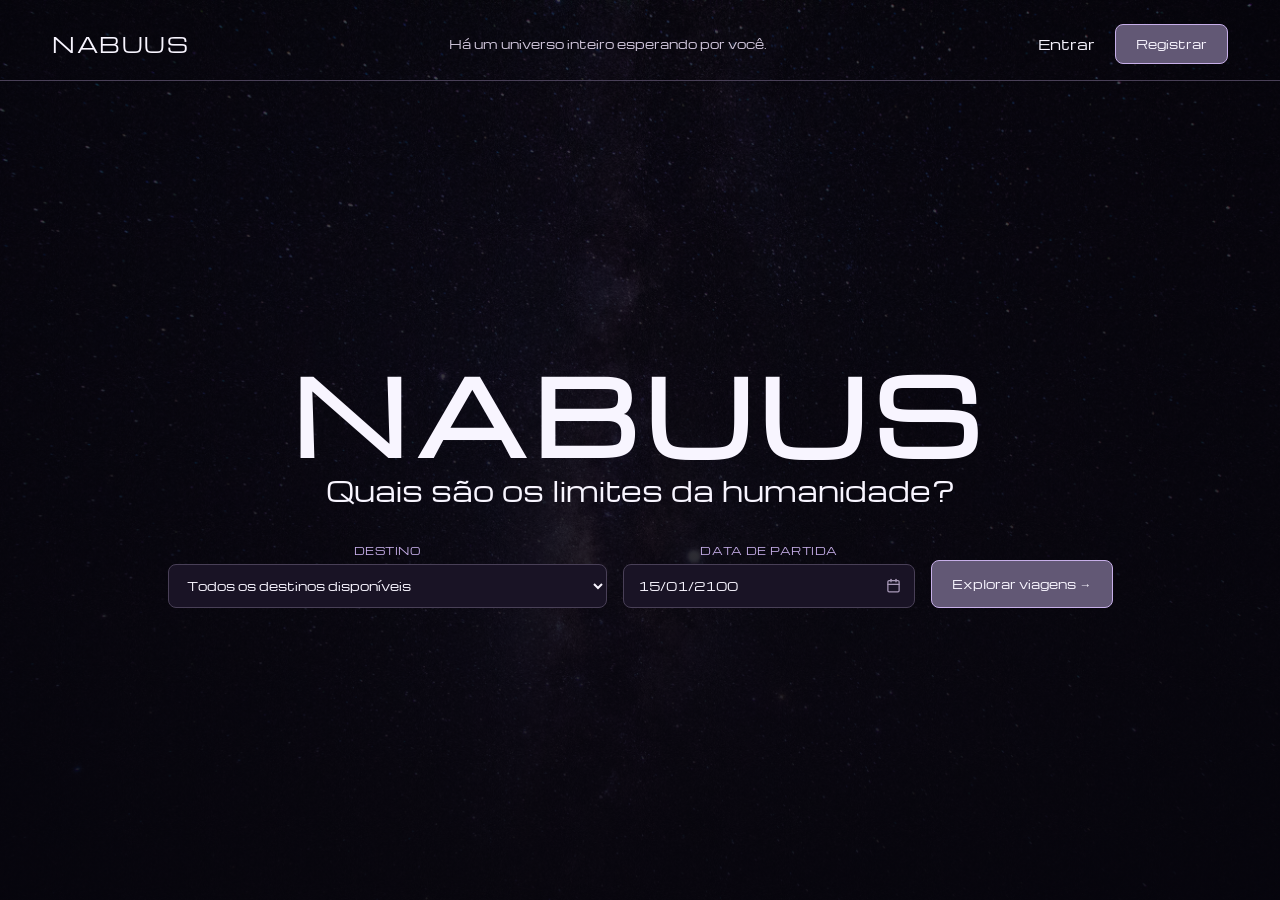
<file: frontend/index.html>
<!DOCTYPE html>
<html lang="pt-BR">
<head>
  <meta charset="UTF-8">
  <meta name="viewport" content="width=device-width, initial-scale=1.0">
  <title>NABUUS • Página inicial</title>
  <link rel="preconnect" href="https://fonts.googleapis.com">
  <link rel="preconnect" href="https://fonts.gstatic.com" crossorigin>
  <link href="https://fonts.googleapis.com/css2?family=Michroma&display=swap" rel="stylesheet">
  <link rel="stylesheet" href="css/tokens.css">
  <link rel="stylesheet" href="css/base.css">
  <link rel="stylesheet" href="css/components/navbar.css">
  <link rel="stylesheet" href="css/components/buttons.css">
  <link rel="stylesheet" href="css/components/forms.css">
  <link rel="stylesheet" href="css/pages/layout.css">
</head>
<body class="pagina-hero">
  <header id="navbar-principal" class="navbar"></header>

  <main class="container-viajante hero">
    <section aria-labelledby="titulo-hero">
      <h1 id="titulo-hero" class="hero__titulo">NABUUS</h1>
      <p class="hero__subtitulo">Quais são os limites da humanidade?</p>
    </section>

    <form id="form-busca-inicial" class="hero__busca" novalidate>
      <div class="campo">
        <label class="campo__rotulo" for="select-destino">Destino</label>
        <select id="select-destino" class="campo__select" name="destino">
          <option value="">Digite ou selecione um destino</option>
        </select>
      </div>

      <div class="campo">
        <label class="campo__rotulo" for="input-data">Data de partida</label>
        <div class="campo-data">
          <input
            id="input-data"
            class="campo__controle campo-data__input"
            type="text"
            name="data"
            inputmode="numeric"
            maxlength="10"
            placeholder="dd/mm/aaaa"
            value="15/01/2100"
            required
          >
          <button
            id="btn-calendario-home"
            type="button"
            class="campo-data__botao"
            aria-label="Selecionar data de partida no calendário"
          >
            <svg width="15" height="15" viewBox="0 0 24 24" fill="none" stroke="currentColor" stroke-width="2" stroke-linecap="round" stroke-linejoin="round" aria-hidden="true">
              <rect x="3" y="4" width="18" height="18" rx="2" ry="2"></rect>
              <line x1="16" y1="2" x2="16" y2="6"></line>
              <line x1="8" y1="2" x2="8" y2="6"></line>
              <line x1="3" y1="10" x2="21" y2="10"></line>
            </svg>
          </button>
          <input id="input-data-picker" class="campo-data__picker" type="date" tabindex="-1" aria-hidden="true">
        </div>
      </div>

      <button type="submit" class="botao botao--primario botao--grande">
        Explorar viagens →
      </button>
    </form>
    <p id="erro-input-data" class="campo__erro oculto" role="alert"></p>
  </main>

  <script type="module" src="js/views/home-view.js"></script>
</body>
</html>
</file>
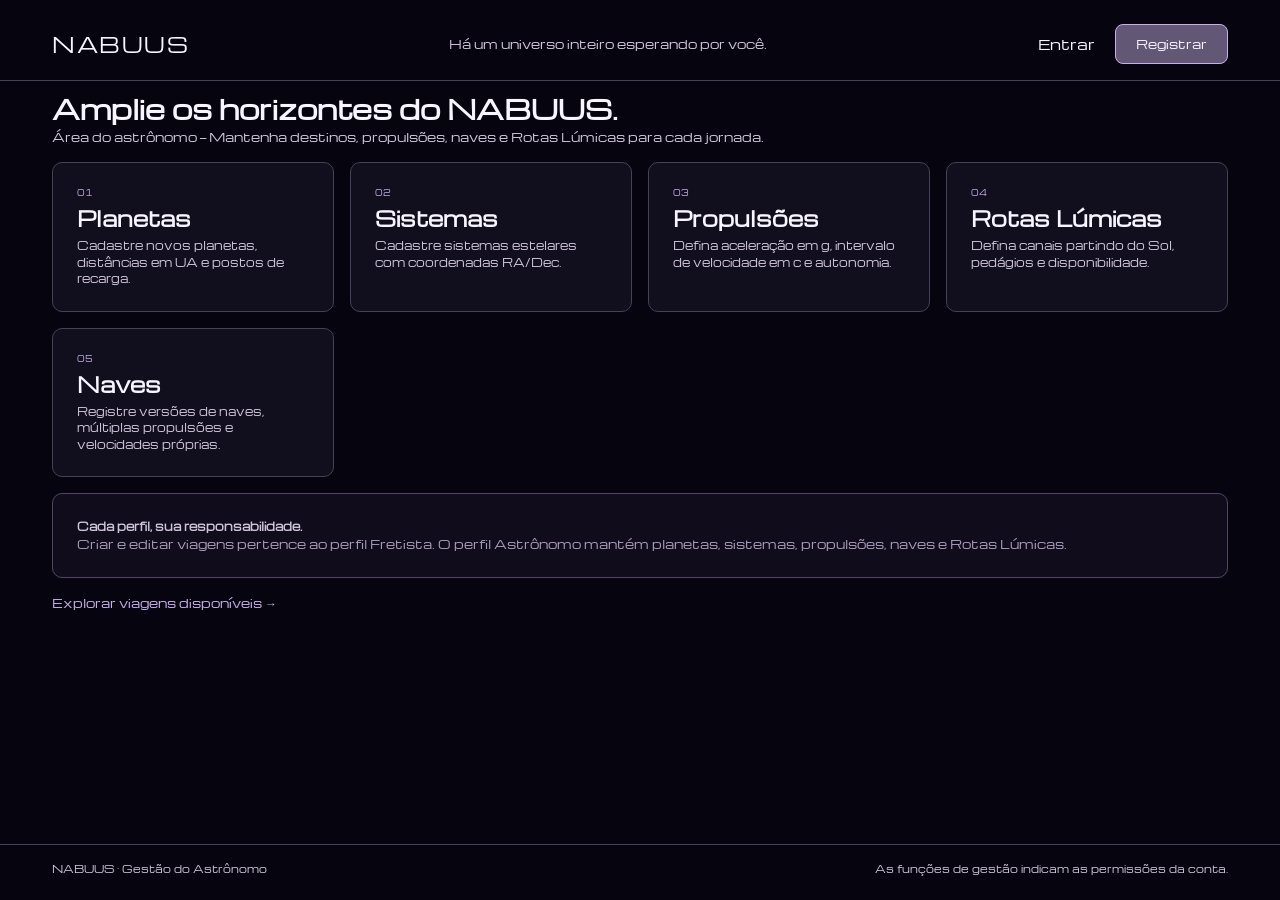
<file: frontend/pages/astronomo-area.html>
<!DOCTYPE html>
<html lang="pt-BR">
<head>
  <meta charset="UTF-8">
  <meta name="viewport" content="width=device-width, initial-scale=1.0">
  <title>NABUUS • Área do astrônomo</title>
  <link rel="preconnect" href="https://fonts.googleapis.com">
  <link rel="preconnect" href="https://fonts.gstatic.com" crossorigin>
  <link href="https://fonts.googleapis.com/css2?family=Michroma&display=swap" rel="stylesheet">
  <link rel="stylesheet" href="../css/tokens.css">
  <link rel="stylesheet" href="../css/base.css">
  <link rel="stylesheet" href="../css/components/navbar.css">
  <link rel="stylesheet" href="../css/components/buttons.css">
  <link rel="stylesheet" href="../css/components/cards.css">
  <link rel="stylesheet" href="../css/pages/layout.css">
</head>
<body>
  <header id="navbar-principal" class="navbar"></header>

  <main class="container-gestao lista-pilha">
    <section aria-labelledby="titulo-astronomo">
      <h1 id="titulo-astronomo" class="titulo-pagina">Amplie os horizontes do NABUUS.</h1>
      <p class="texto-secundario">Área do astrônomo — Mantenha destinos, propulsões, naves e Rotas Lúmicas para cada jornada.</p>
    </section>

    <section class="grid-cards-4" aria-label="Funções do astrônomo">
      <a class="card card--interativo" href="astronomo-catalogo.html?aba=planetas">
        <p class="card__eyebrow">01</p>
        <h2 class="card__titulo">Planetas</h2>
        <p class="card__subtitulo">Cadastre novos planetas, distâncias em UA e postos de recarga.</p>
      </a>

      <a class="card card--interativo" href="astronomo-catalogo.html?aba=sistemas">
        <p class="card__eyebrow">02</p>
        <h2 class="card__titulo">Sistemas</h2>
        <p class="card__subtitulo">Cadastre sistemas estelares com coordenadas RA/Dec.</p>
      </a>

      <a class="card card--interativo" href="astronomo-catalogo.html?aba=propulsoes">
        <p class="card__eyebrow">03</p>
        <h2 class="card__titulo">Propulsões</h2>
        <p class="card__subtitulo">Defina aceleração em g, intervalo de velocidade em c e autonomia.</p>
      </a>

      <a class="card card--interativo" href="astronomo-catalogo.html?aba=rotas">
        <p class="card__eyebrow">04</p>
        <h2 class="card__titulo">Rotas Lúmicas</h2>
        <p class="card__subtitulo">Defina canais partindo do Sol, pedágios e disponibilidade.</p>
      </a>

      <a class="card card--interativo" href="astronomo-catalogo.html?aba=naves">
        <p class="card__eyebrow">05</p>
        <h2 class="card__titulo">Naves</h2>
        <p class="card__subtitulo">Registre versões de naves, múltiplas propulsões e velocidades próprias.</p>
      </a>
    </section>

    <article class="card card--painel">
      <h2 class="card__subtitulo">Cada perfil, sua responsabilidade.</h2>
      <p class="texto-mutado">Criar e editar viagens pertence ao perfil Fretista. O perfil Astrônomo mantém planetas, sistemas, propulsões, naves e Rotas Lúmicas.</p>
    </article>

    <div>
      <a class="texto-acento" href="resultados.html">Explorar viagens disponíveis →</a>
    </div>
  </main>

  <footer class="rodape">
    <div class="rodape__inner container-gestao">
      <span>NABUUS · Gestão do Astrônomo</span>
      <span>As funções de gestão indicam as permissões da conta.</span>
    </div>
  </footer>

  <script type="module" src="../js/views/astronomo-area-view.js"></script>
</body>
</html>
</file>
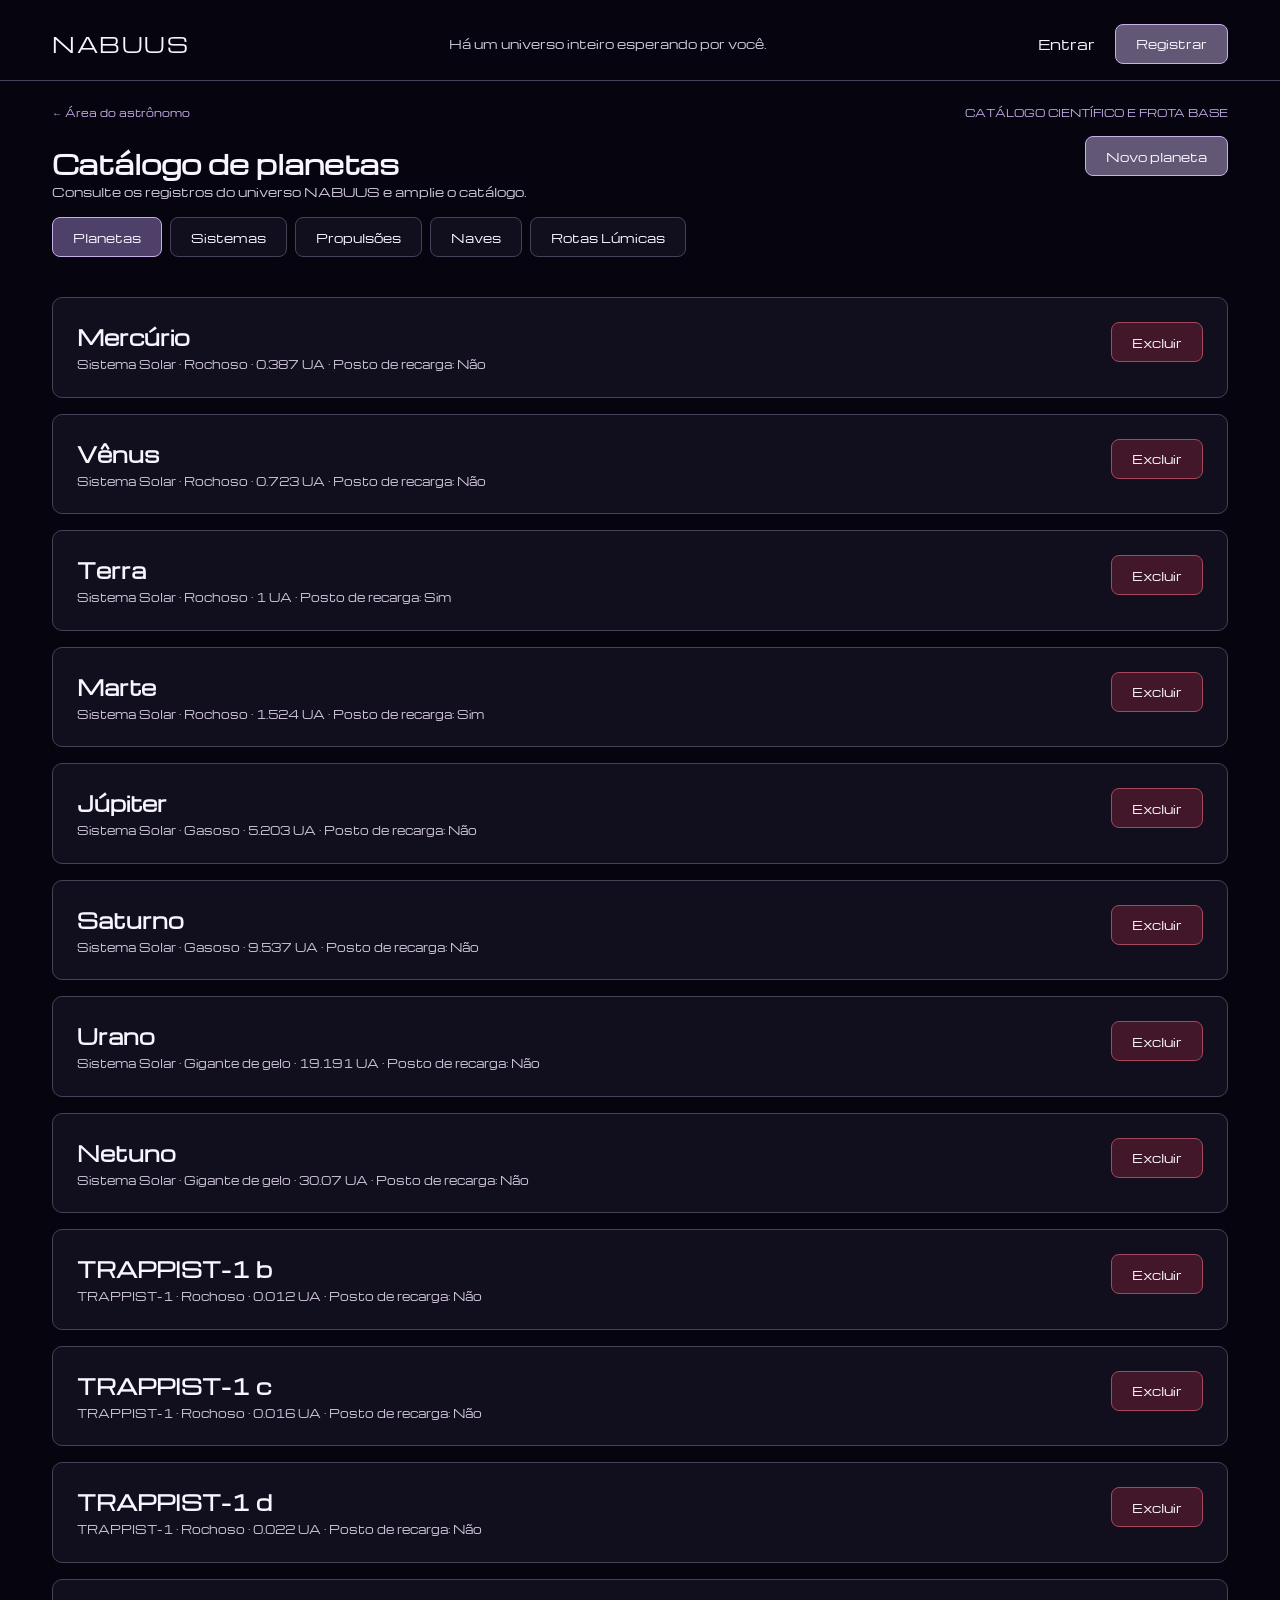
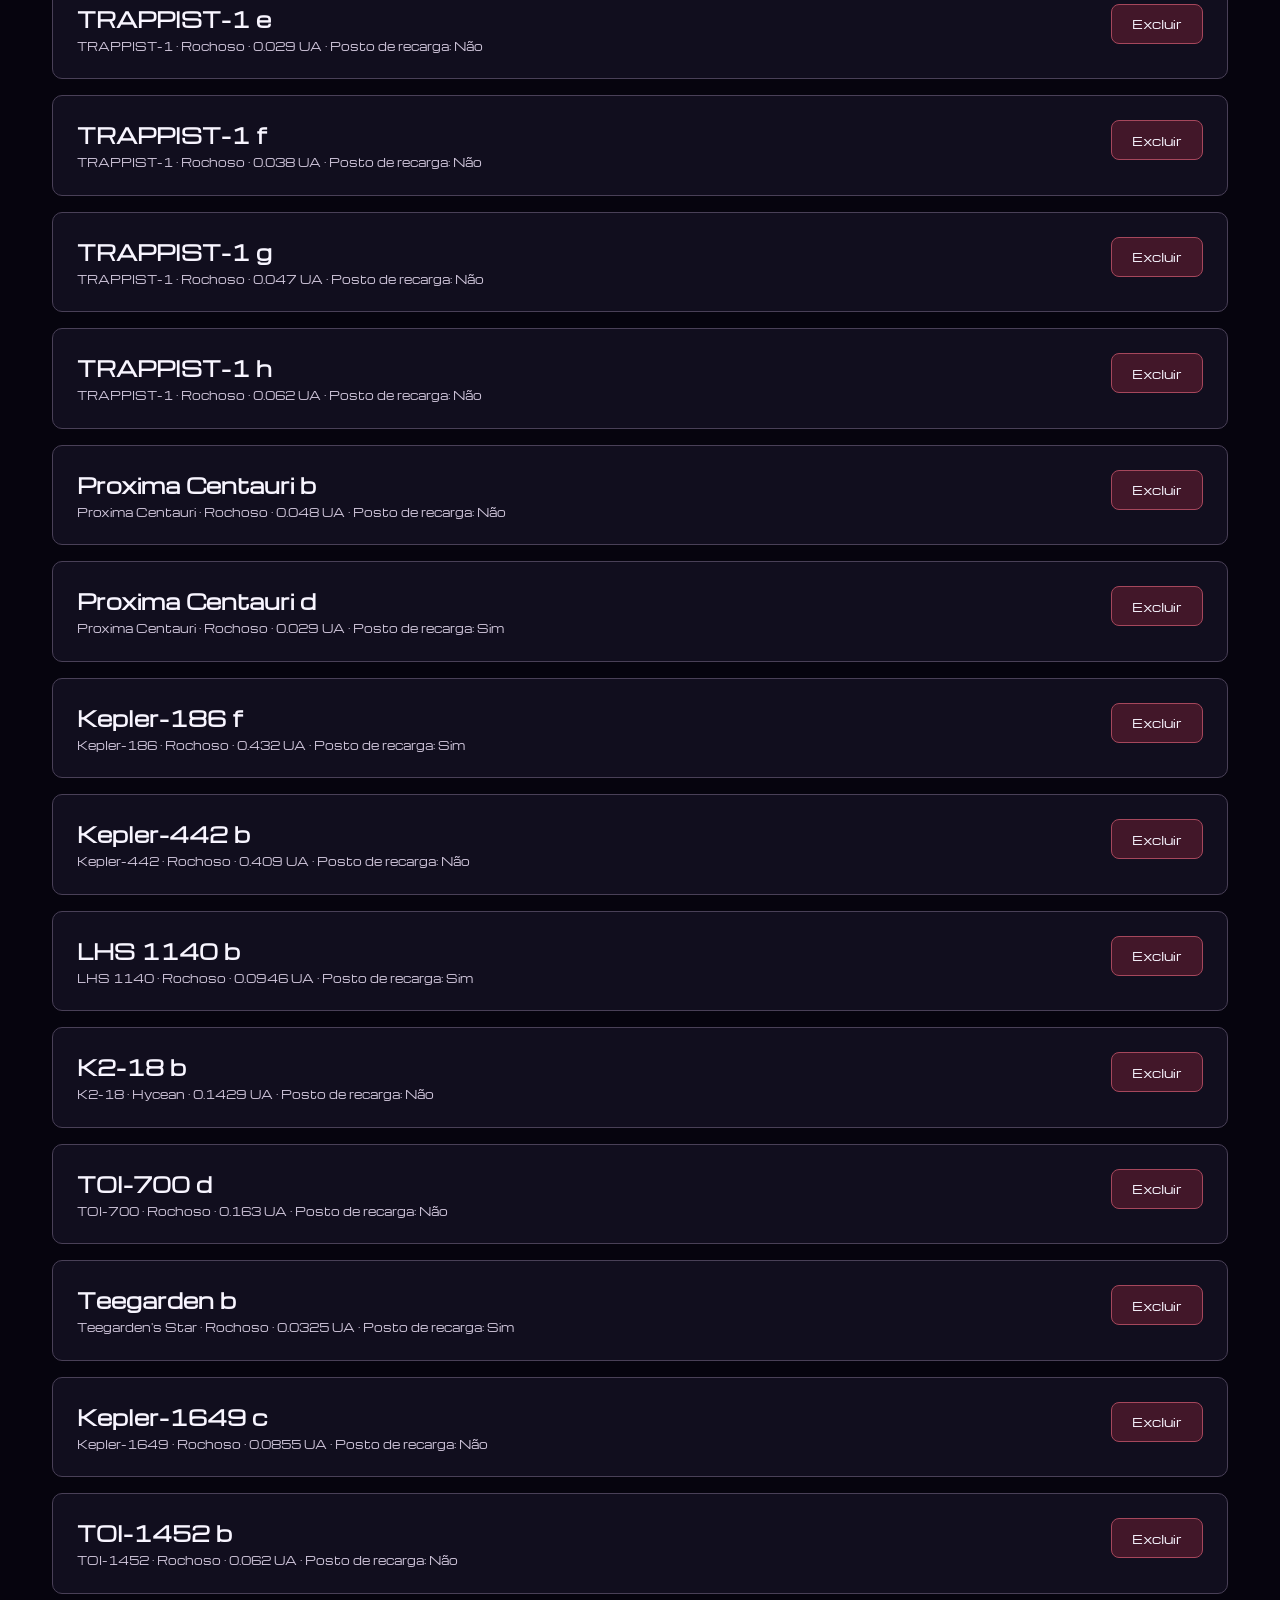
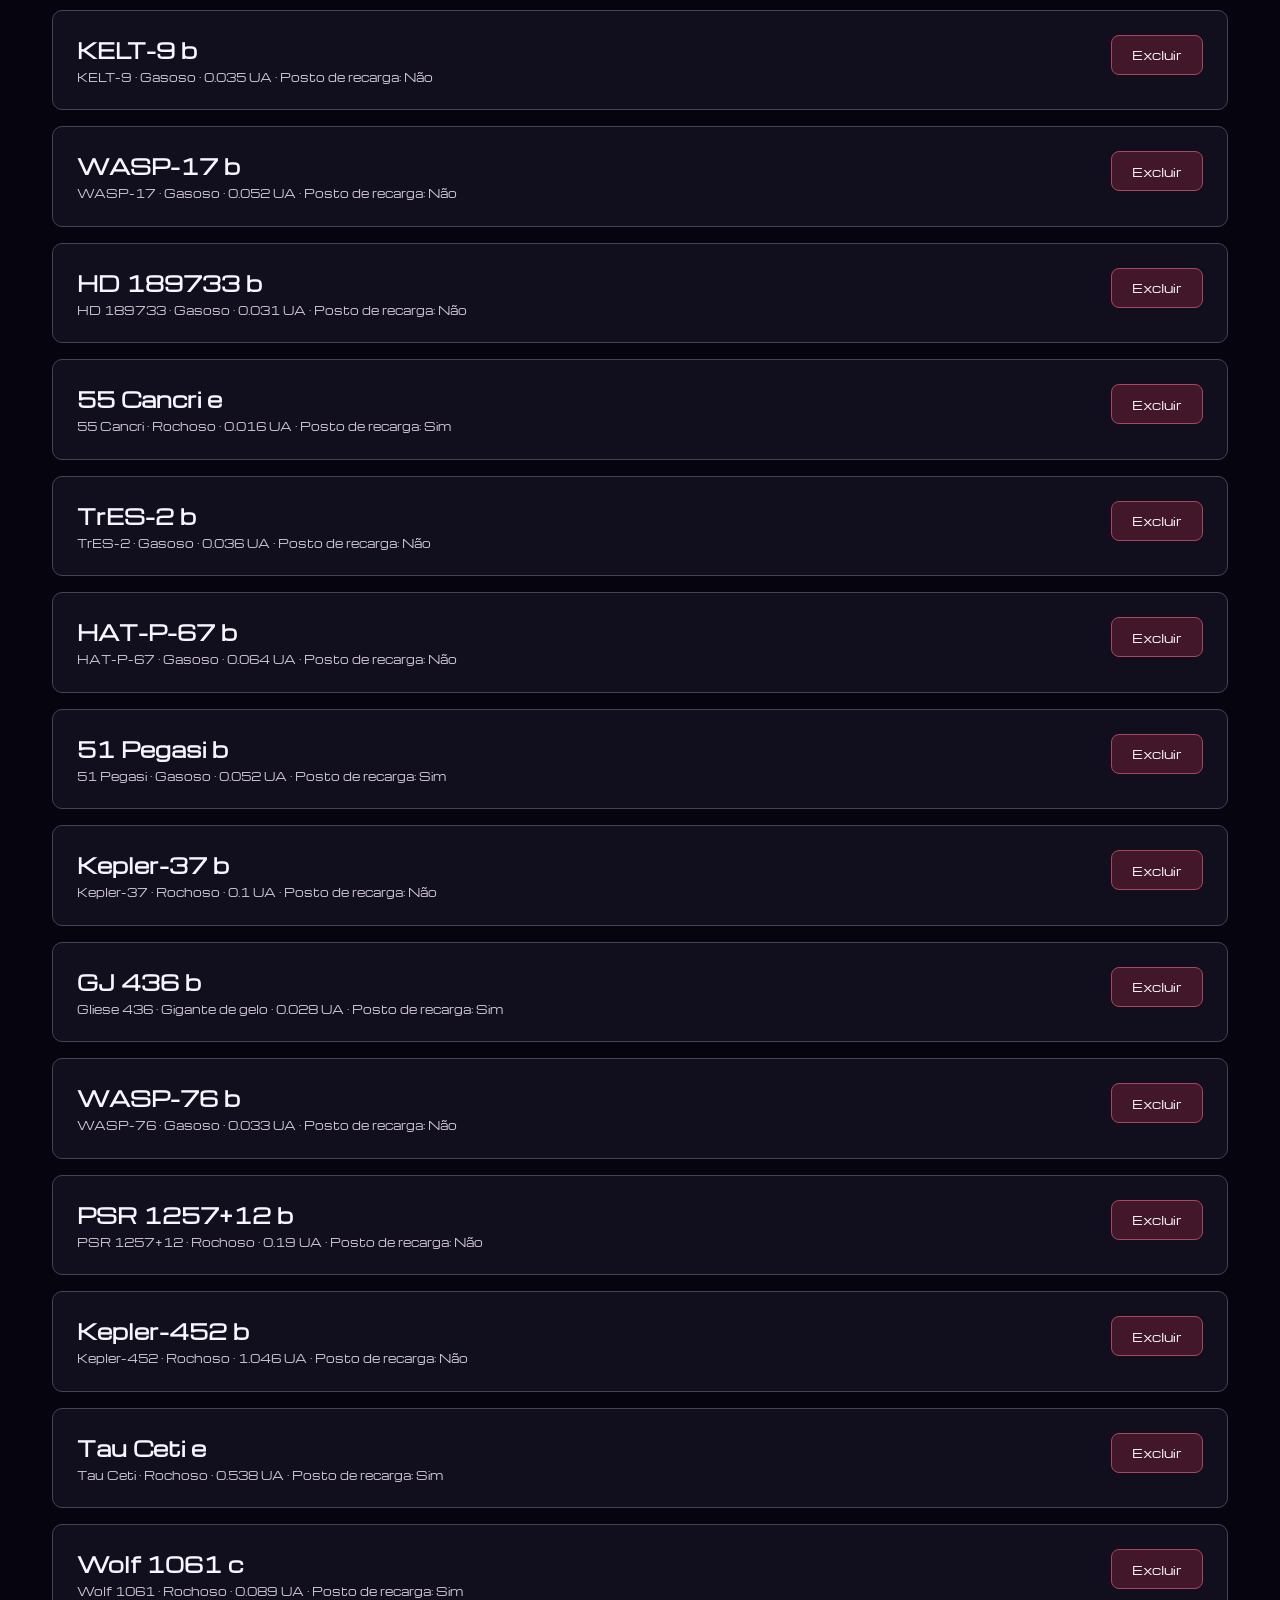
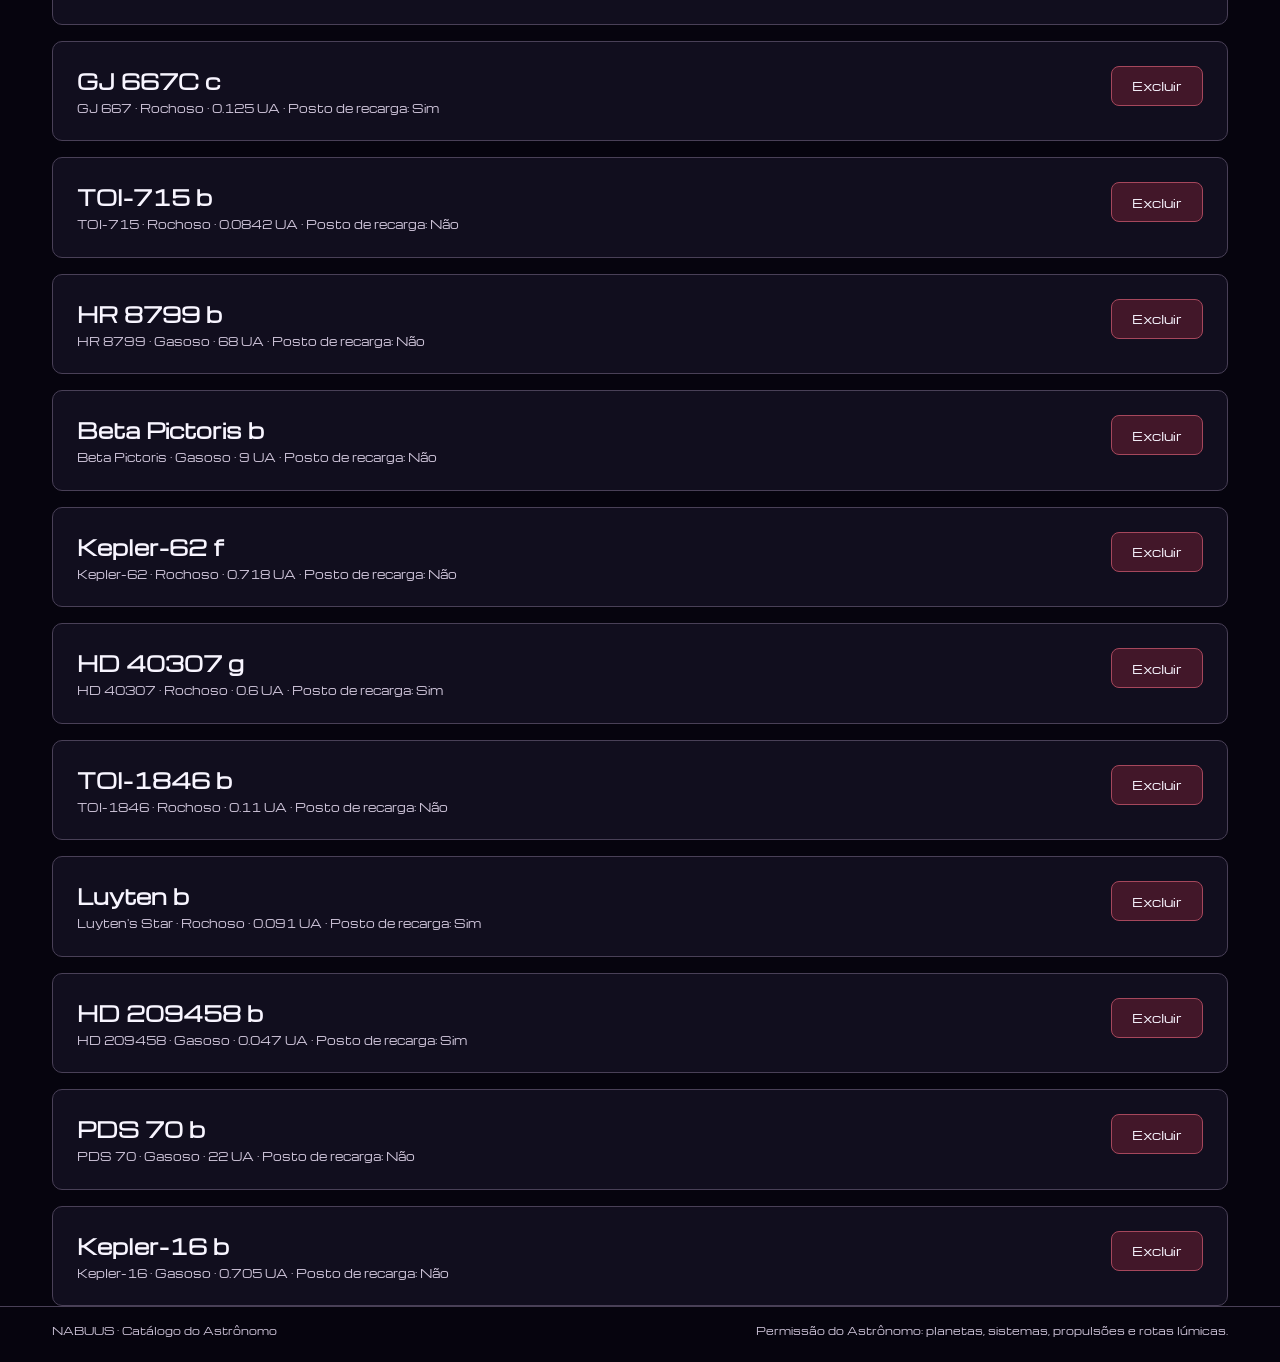
<file: frontend/pages/astronomo-catalogo.html>
<!DOCTYPE html>
<html lang="pt-BR">
<head>
  <meta charset="UTF-8">
  <meta name="viewport" content="width=device-width, initial-scale=1.0">
  <title>NABUUS • Astrônomo · Catálogo Científico</title>
  <link rel="preconnect" href="https://fonts.googleapis.com">
  <link rel="preconnect" href="https://fonts.gstatic.com" crossorigin>
  <link href="https://fonts.googleapis.com/css2?family=Michroma&display=swap" rel="stylesheet">
  <link rel="stylesheet" href="../css/tokens.css">
  <link rel="stylesheet" href="../css/base.css">
  <link rel="stylesheet" href="../css/components/navbar.css">
  <link rel="stylesheet" href="../css/components/buttons.css">
  <link rel="stylesheet" href="../css/components/cards.css">
  <link rel="stylesheet" href="../css/components/forms.css">
  <link rel="stylesheet" href="../css/components/modals.css">
  <link rel="stylesheet" href="../css/pages/layout.css">
</head>
<body>
  <header id="navbar-principal" class="navbar"></header>

  <main class="container-gestao lista-pilha">
    <div class="barra-etapa">
      <a href="astronomo-area.html">← Área do astrônomo</a>
      <span>CATÁLOGO CIENTÍFICO E FROTA BASE</span>
    </div>

    <div class="viagem-card__topo">
      <div>
        <h1 id="titulo-catalogo-astro" class="titulo-pagina">Catálogo científico</h1>
        <p id="subtitulo-catalogo-astro" class="texto-secundario">Consulte os registros do universo NABUUS e amplie o catálogo.</p>
      </div>
      <button id="btn-novo-registro" type="button" class="botao botao--primario">Novo registro</button>
    </div>

    <nav id="tabs-astro" class="tabs" aria-label="Categorias do catálogo">
      <button type="button" class="botao botao--ativo" data-aba="planetas">Planetas</button>
      <button type="button" class="botao" data-aba="sistemas">Sistemas</button>
      <button type="button" class="botao" data-aba="propulsoes">Propulsões</button>
      <button type="button" class="botao" data-aba="naves">Naves</button>
      <button type="button" class="botao" data-aba="rotas">Rotas Lúmicas</button>
    </nav>

    <section id="sec-astro-lista" class="lista-pilha"></section>

    <section id="sec-astro-cadastro" class="oculto">
      <div class="layout-gestao-form">
        <form id="form-astro-cadastro" class="card lista-pilha">
          <div id="campos-astro-dinamicos" class="lista-pilha"></div>
          <div class="viagem-card__topo">
            <button id="btn-astro-cancelar" type="button" class="botao">Cancelar</button>
            <button type="submit" class="botao botao--primario">Revisar cadastro</button>
          </div>
        </form>

        <aside class="card card--painel lista-pilha">
          <p class="card__eyebrow">CADASTRO CIENTÍFICO</p>
          <h2 class="card__titulo">Escolha. Revise. Cadastre.</h2>
          <p class="texto-secundario">Os dados cadastrados ficam disponíveis para as simulações físicas do Fretista.</p>
          <p class="texto-mutado">RF-05 · Desativar uma Rota Lúmica suspende as viagens vinculadas a ela.</p>
        </aside>
      </div>
    </section>

    <section id="sec-astro-revisao" class="oculto lista-pilha">
      <article id="card-astro-revisao" class="card lista-pilha"></article>
      <div class="viagem-card__topo">
        <button id="btn-astro-voltar-edicao" type="button" class="botao">Voltar e editar</button>
        <button id="btn-astro-confirmar" type="button" class="botao botao--primario">Confirmar cadastro</button>
      </div>
    </section>

    <section id="sec-astro-concluido" class="oculto card lista-pilha">
      <p class="card__eyebrow">CADASTRO REALIZADO</p>
      <h2 class="titulo-pagina">Registro salvo no catálogo NABUUS.</h2>
      <div>
        <button id="btn-astro-ver-catalogo" type="button" class="botao botao--primario">Voltar ao catálogo</button>
      </div>
    </section>
  </main>

  <div id="modal-astro-acao" class="modal-backdrop oculto" role="dialog" aria-modal="true">
    <div class="modal">
      <h2 id="modal-astro-titulo" class="modal__titulo"></h2>
      <p id="modal-astro-texto" class="texto-secundario"></p>
      <div class="modal__acoes">
        <button id="btn-astro-modal-cancelar" type="button" class="botao">Cancelar</button>
        <button id="btn-astro-modal-confirmar" type="button" class="botao botao--perigo">Confirmar</button>
      </div>
    </div>
  </div>

  <footer class="rodape">
    <div class="rodape__inner container-gestao">
      <span>NABUUS · Catálogo do Astrônomo</span>
      <span>Permissão do Astrônomo: planetas, sistemas, propulsões e rotas lúmicas.</span>
    </div>
  </footer>

  <script type="module" src="../js/views/astronomo-catalogo-view.js"></script>
</body>
</html>
</file>
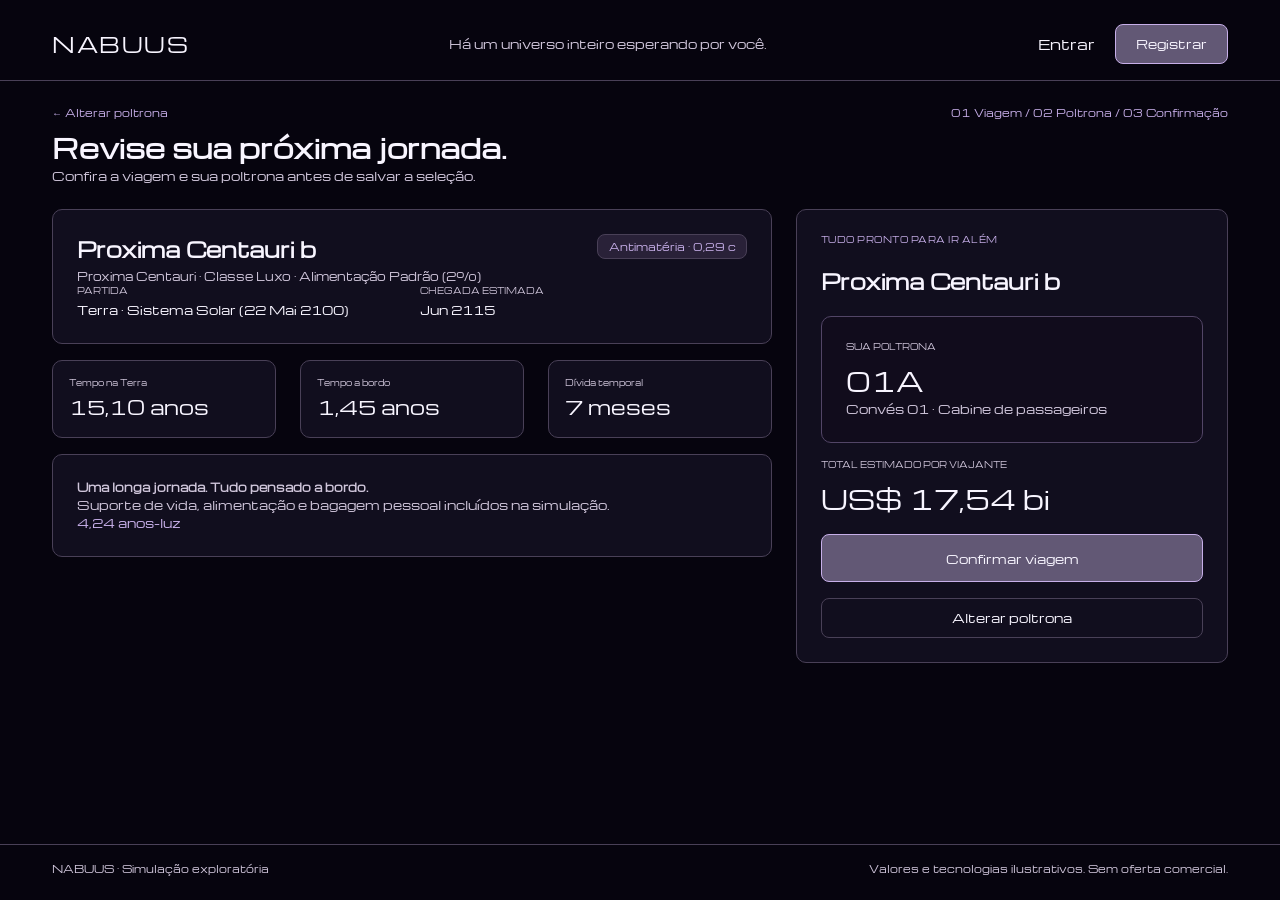
<file: frontend/pages/confirmacao-viagem.html>
<!DOCTYPE html>
<html lang="pt-BR">
<head>
  <meta charset="UTF-8">
  <meta name="viewport" content="width=device-width, initial-scale=1.0">
  <title>NABUUS • Confirmação da viagem</title>
  <link rel="preconnect" href="https://fonts.googleapis.com">
  <link rel="preconnect" href="https://fonts.gstatic.com" crossorigin>
  <link href="https://fonts.googleapis.com/css2?family=Michroma&display=swap" rel="stylesheet">
  <link rel="stylesheet" href="../css/tokens.css">
  <link rel="stylesheet" href="../css/base.css">
  <link rel="stylesheet" href="../css/components/navbar.css">
  <link rel="stylesheet" href="../css/components/buttons.css">
  <link rel="stylesheet" href="../css/components/cards.css">
  <link rel="stylesheet" href="../css/pages/layout.css">
</head>
<body>
  <header id="navbar-principal" class="navbar"></header>

  <main class="container-viajante">
    <div id="etapa-revisao">
      <div class="barra-etapa">
        <a href="selecao-poltrona.html">← Alterar poltrona</a>
        <span>01 Viagem / 02 Poltrona / 03 Confirmação</span>
      </div>
      <h1 class="titulo-pagina">Revise sua próxima jornada.</h1>
      <p class="texto-secundario">Confira a viagem e sua poltrona antes de salvar a seleção.</p>

      <div class="layout-duas-colunas">
        <section class="lista-pilha">
          <article class="card">
            <div class="viagem-card__topo">
              <h2 id="rev-destino" class="card__titulo"></h2>
              <span id="rev-tecnologia" class="badge"></span>
            </div>
            <p id="rev-sistema" class="card__subtitulo"></p>
            <div class="grid-campos-2">
              <div><p class="metrica__rotulo">PARTIDA</p><p id="rev-origem"></p></div>
              <div><p class="metrica__rotulo">CHEGADA ESTIMADA</p><p id="rev-chegada"></p></div>
            </div>
          </article>

          <div class="grid-cards-3">
            <article class="metrica-bloco"><p class="metrica__rotulo">Tempo na Terra</p><p id="rev-terra" class="metrica-bloco__valor"></p></article>
            <article class="metrica-bloco"><p class="metrica__rotulo">Tempo a bordo</p><p id="rev-bordo" class="metrica-bloco__valor"></p></article>
            <article class="metrica-bloco"><p class="metrica__rotulo">Dívida temporal</p><p id="rev-divida" class="metrica-bloco__valor texto-acento"></p></article>
          </div>

          <article class="card">
            <h2 class="card__subtitulo">Uma longa jornada. Tudo pensado a bordo.</h2>
            <p class="texto-secundario">Suporte de vida, alimentação e bagagem pessoal incluídos na simulação.</p>
            <p id="rev-distancia" class="texto-acento"></p>
          </article>
        </section>

        <aside class="card lista-pilha">
          <p class="card__eyebrow">TUDO PRONTO PARA IR ALÉM</p>
          <h2 id="rev-resumo-destino" class="card__titulo"></h2>
          <div class="card card--painel">
            <p class="metrica__rotulo">SUA POLTRONA</p>
            <p id="rev-poltrona" class="titulo-pagina"></p>
            <p class="texto-secundario">Convés 01 · Cabine de passageiros</p>
          </div>
          <div>
            <p class="metrica__rotulo">TOTAL ESTIMADO POR VIAJANTE</p>
            <p id="rev-custo" class="titulo-pagina"></p>
          </div>
          <button id="btn-confirmar-viagem" type="button" class="botao botao--primario botao--grande botao--bloco">Confirmar viagem</button>
          <a class="botao botao--bloco" href="selecao-poltrona.html">Alterar poltrona</a>
        </aside>
      </div>
    </div>

    <div id="etapa-concluida" class="oculto">
      <div class="barra-etapa">
        <span>MINHA JORNADA</span>
        <span>03 Confirmação concluída</span>
      </div>
      <h1 class="titulo-pagina">Sua próxima jornada está salva.</h1>

      <div class="layout-duas-colunas">
        <article class="card lista-pilha">
          <p class="card__eyebrow">SELEÇÃO CONFIRMADA</p>
          <h2 class="titulo-pagina">Seu lugar no universo está escolhido.</h2>
          <p class="texto-secundario">Sua viagem e sua poltrona estão salvas. Você pode consultar todos os detalhes em Minhas Viagens.</p>
          <div class="navbar__acoes">
            <a class="botao botao--primario" href="minhas-viagens.html">Ir para Minhas Viagens</a>
            <a class="botao" href="../index.html">Explorar outros destinos</a>
          </div>
          <p class="texto-mutado">Esta confirmação registra apenas sua seleção na simulação. Nenhuma compra real foi cobrada.</p>
        </article>

        <aside class="card lista-pilha">
          <p class="card__eyebrow">SUA PRÓXIMA JORNADA</p>
          <h2 id="comp-destino" class="card__titulo"></h2>
          <p id="comp-tecnologia" class="texto-secundario"></p>
          <div class="card card--painel">
            <p class="metrica__rotulo">POLTRONA · CONVÉS 01</p>
            <p id="comp-poltrona" class="titulo-pagina"></p>
          </div>
          <div>
            <p class="metrica__rotulo">CUSTO ESTIMADO POR VIAJANTE</p>
            <p id="comp-custo" class="titulo-pagina"></p>
          </div>
        </aside>
      </div>
    </div>
  </main>

  <footer class="rodape">
    <div class="rodape__inner container-viajante">
      <span>NABUUS · Simulação exploratória</span>
      <span>Valores e tecnologias ilustrativos. Sem oferta comercial.</span>
    </div>
  </footer>

  <script type="module" src="../js/views/confirmacao-viagem-view.js"></script>
</body>
</html>
</file>
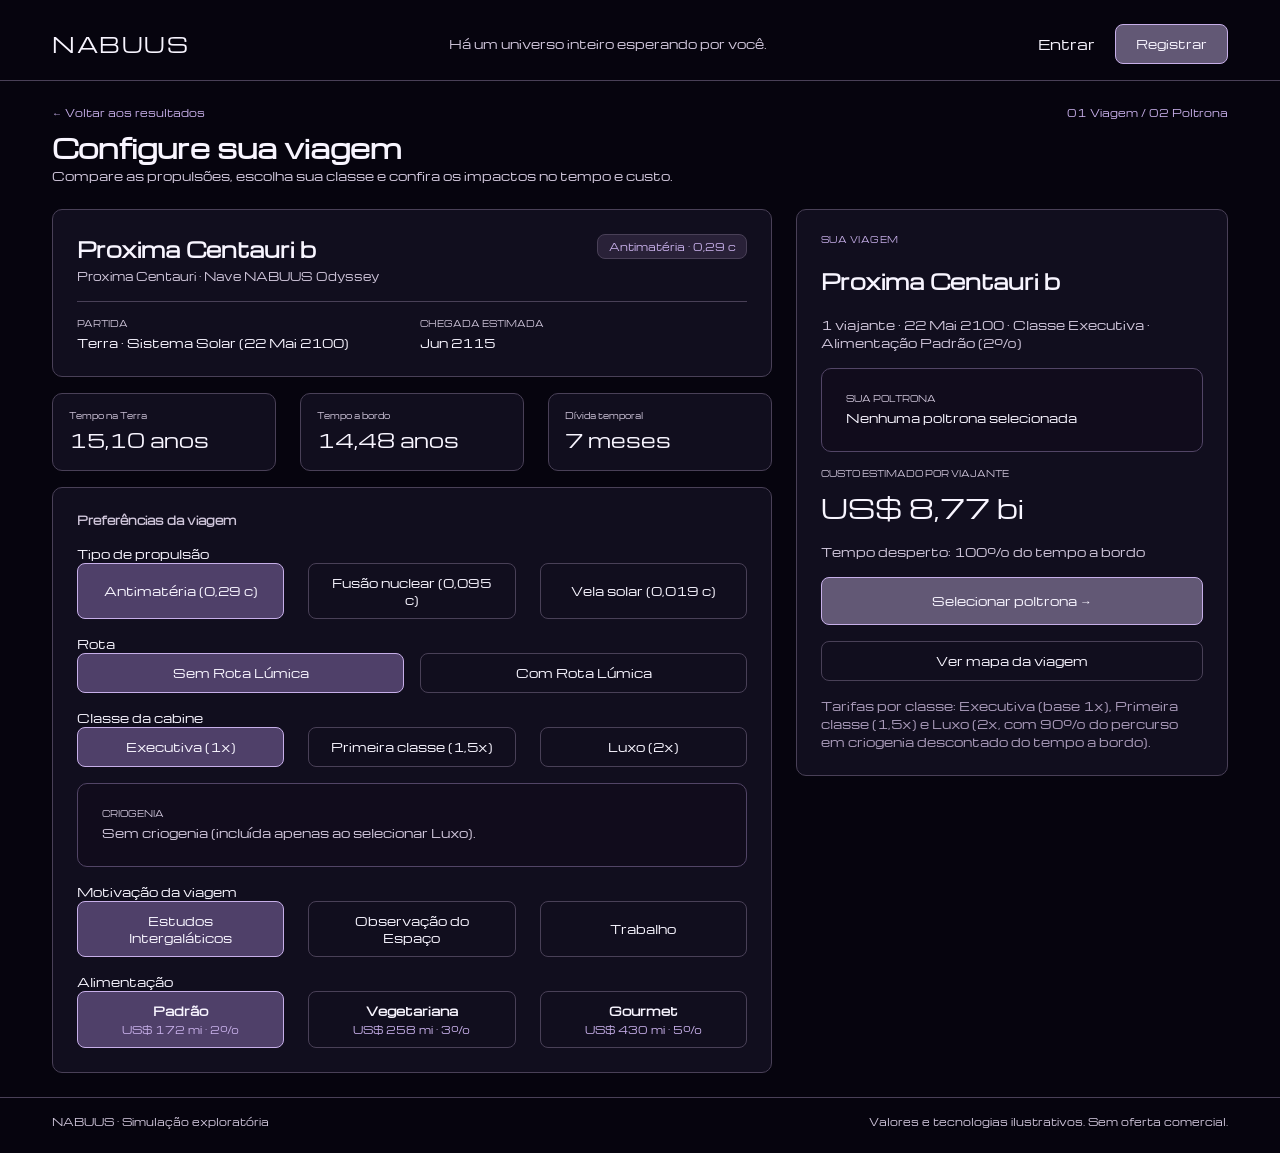
<file: frontend/pages/detalhes-viagem.html>
<!DOCTYPE html>
<html lang="pt-BR">
<head>
  <meta charset="UTF-8">
  <meta name="viewport" content="width=device-width, initial-scale=1.0">
  <title>NABUUS • Detalhes da viagem</title>
  <link rel="preconnect" href="https://fonts.googleapis.com">
  <link rel="preconnect" href="https://fonts.gstatic.com" crossorigin>
  <link href="https://fonts.googleapis.com/css2?family=Michroma&display=swap" rel="stylesheet">
  <link rel="stylesheet" href="../css/tokens.css">
  <link rel="stylesheet" href="../css/base.css">
  <link rel="stylesheet" href="../css/components/navbar.css">
  <link rel="stylesheet" href="../css/components/buttons.css">
  <link rel="stylesheet" href="../css/components/cards.css">
  <link rel="stylesheet" href="../css/pages/layout.css">
</head>
<body>
  <header id="navbar-principal" class="navbar"></header>

  <main class="container-viajante">
    <div class="barra-etapa">
      <a id="link-voltar-resultados" href="resultados.html">← Voltar aos resultados</a>
      <span>01 Viagem / 02 Poltrona</span>
    </div>
    <h1 class="titulo-pagina">Configure sua viagem</h1>
    <p class="texto-secundario">Compare as propulsões, escolha sua classe e confira os impactos no tempo e custo.</p>

    <div class="layout-duas-colunas">
      <section class="lista-pilha" aria-label="Configurações da jornada">
        <article class="card">
          <div class="viagem-card__topo">
            <h2 id="det-destino" class="card__titulo"></h2>
            <span id="det-tecnologia" class="badge"></span>
          </div>
          <p id="det-sistema" class="card__subtitulo"></p>
          <div class="card__divisor"></div>
          <div class="grid-campos-2">
            <div>
              <p class="metrica__rotulo">PARTIDA</p>
              <p id="det-origem"></p>
            </div>
            <div>
              <p class="metrica__rotulo">CHEGADA ESTIMADA</p>
              <p id="det-chegada"></p>
            </div>
          </div>
        </article>

        <div class="grid-cards-3">
          <article class="metrica-bloco">
            <p class="metrica__rotulo">Tempo na Terra</p>
            <p id="det-tempo-terra" class="metrica-bloco__valor"></p>
          </article>
          <article class="metrica-bloco">
            <p class="metrica__rotulo">Tempo a bordo</p>
            <p id="det-tempo-bordo" class="metrica-bloco__valor"></p>
          </article>
          <article class="metrica-bloco">
            <p class="metrica__rotulo">Dívida temporal</p>
            <p id="det-divida" class="metrica-bloco__valor texto-acento"></p>
          </article>
        </div>

        <article class="card lista-pilha">
          <h2 class="card__subtitulo">Preferências da viagem</h2>

          <div>
            <p class="campo__rotulo">Tipo de propulsão</p>
            <div id="grupo-propulsao" class="grid-cards-3"></div>
          </div>

          <div>
            <p class="campo__rotulo">Rota</p>
            <div id="grupo-rota" class="grid-campos-2">
              <button type="button" class="botao" data-rota="false">Sem Rota Lúmica</button>
              <button type="button" class="botao" data-rota="true">Com Rota Lúmica</button>
            </div>
          </div>

          <div>
            <p class="campo__rotulo">Classe da cabine</p>
            <div id="grupo-classe" class="grid-cards-3"></div>
          </div>

          <div class="card card--painel">
            <p class="metrica__rotulo">CRIOGENIA</p>
            <p id="status-criogenia" class="texto-secundario"></p>
          </div>

          <div>
            <p class="campo__rotulo">Motivação da viagem</p>
            <div id="grupo-motivacao" class="grid-cards-3">
              <button type="button" class="botao" data-motivacao="Estudos Intergaláticos">Estudos Intergaláticos</button>
              <button type="button" class="botao" data-motivacao="Observação do Espaço">Observação do Espaço</button>
              <button type="button" class="botao" data-motivacao="Trabalho">Trabalho</button>
            </div>
          </div>

          <div>
            <p class="campo__rotulo">Alimentação</p>
            <div id="grupo-alimentacao" class="grid-cards-3">
              <button type="button" class="botao" data-alimentacao="Padrão">Padrão</button>
              <button type="button" class="botao" data-alimentacao="Vegetariana">Vegetariana</button>
              <button type="button" class="botao" data-alimentacao="Gourmet">Gourmet</button>
            </div>
          </div>
        </article>
      </section>

      <aside class="card lista-pilha" aria-label="Resumo da viagem">
        <p class="card__eyebrow">SUA VIAGEM</p>
        <h2 id="resumo-destino" class="card__titulo"></h2>
        <p id="resumo-sub" class="texto-secundario"></p>

        <div class="card card--painel">
          <p class="metrica__rotulo">SUA POLTRONA</p>
          <p id="resumo-poltrona">Nenhuma poltrona selecionada</p>
        </div>

        <div>
          <p class="metrica__rotulo">CUSTO ESTIMADO POR VIAJANTE</p>
          <p id="resumo-custo" class="titulo-pagina"></p>
        </div>

        <p id="resumo-desperto" class="texto-secundario"></p>

        <a class="botao botao--primario botao--grande botao--bloco" href="selecao-poltrona.html">
          Selecionar poltrona →
        </a>
        <a class="botao botao--bloco" href="mapa-viagem.html">
          Ver mapa da viagem
        </a>
        <p class="texto-mutado">Tarifas por classe: Executiva (base 1x), Primeira classe (1,5x) e Luxo (2x, com 90% do percurso em criogenia descontado do tempo a bordo).</p>
      </aside>
    </div>
  </main>

  <footer class="rodape">
    <div class="rodape__inner container-viajante">
      <span>NABUUS · Simulação exploratória</span>
      <span>Valores e tecnologias ilustrativos. Sem oferta comercial.</span>
    </div>
  </footer>

  <script type="module" src="../js/views/detalhes-viagem-view.js"></script>
</body>
</html>
</file>
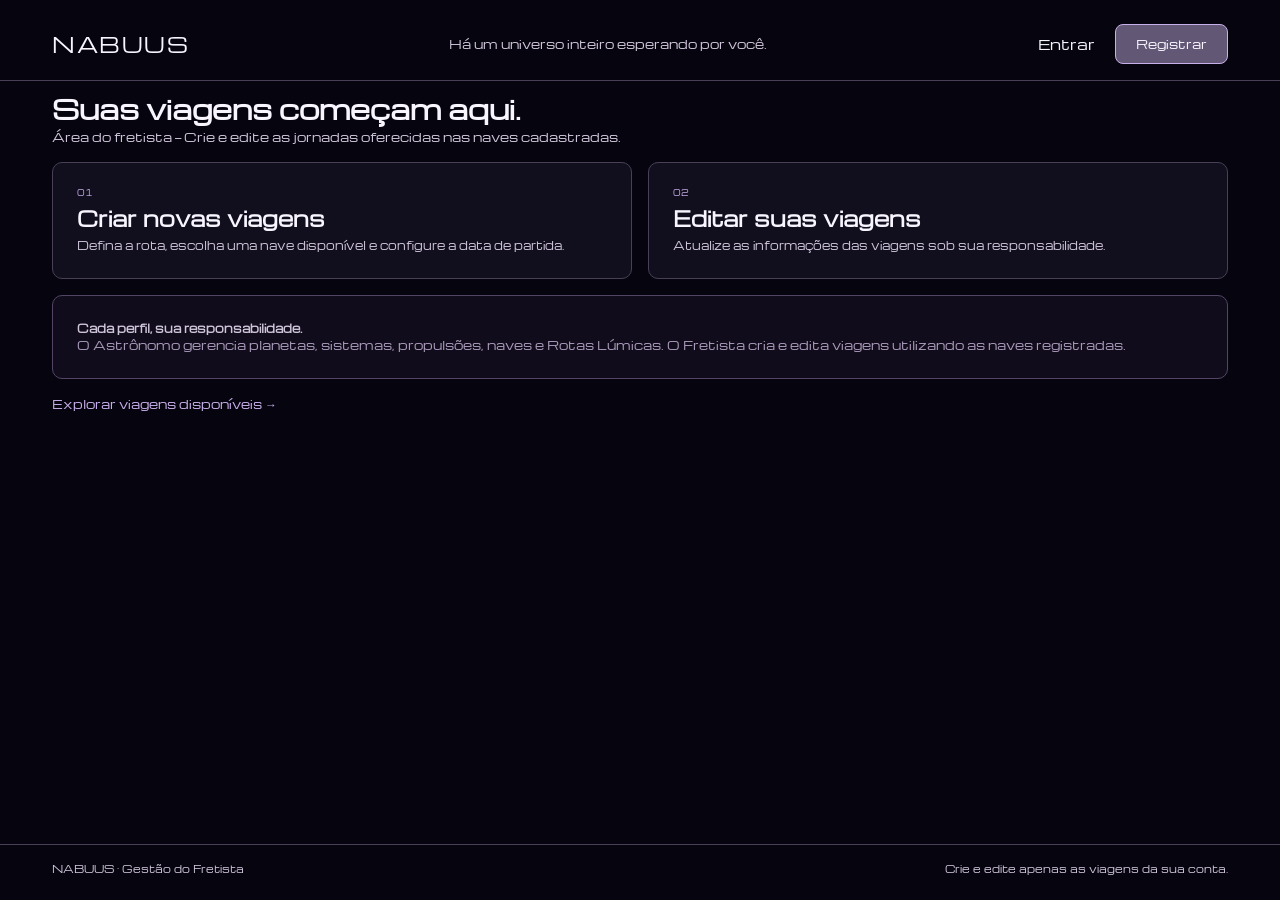
<file: frontend/pages/fretista-area.html>
<!DOCTYPE html>
<html lang="pt-BR">
<head>
  <meta charset="UTF-8">
  <meta name="viewport" content="width=device-width, initial-scale=1.0">
  <title>NABUUS • Área do fretista</title>
  <link rel="preconnect" href="https://fonts.googleapis.com">
  <link rel="preconnect" href="https://fonts.gstatic.com" crossorigin>
  <link href="https://fonts.googleapis.com/css2?family=Michroma&display=swap" rel="stylesheet">
  <link rel="stylesheet" href="../css/tokens.css">
  <link rel="stylesheet" href="../css/base.css">
  <link rel="stylesheet" href="../css/components/navbar.css">
  <link rel="stylesheet" href="../css/components/buttons.css">
  <link rel="stylesheet" href="../css/components/cards.css">
  <link rel="stylesheet" href="../css/pages/layout.css">
</head>
<body>
  <header id="navbar-principal" class="navbar"></header>

  <main class="container-gestao lista-pilha">
    <section aria-labelledby="titulo-fretista">
      <h1 id="titulo-fretista" class="titulo-pagina">Suas viagens começam aqui.</h1>
      <p class="texto-secundario">Área do fretista — Crie e edite as jornadas oferecidas nas naves cadastradas.</p>
    </section>

    <section class="grid-campos-2" aria-label="Funções do fretista">
      <a class="card card--interativo" href="fretista-viagens.html?modo=nova">
        <p class="card__eyebrow">01</p>
        <h2 class="card__titulo">Criar novas viagens</h2>
        <p class="card__subtitulo">Defina a rota, escolha uma nave disponível e configure a data de partida.</p>
      </a>

      <a class="card card--interativo" href="fretista-viagens.html?modo=lista">
        <p class="card__eyebrow">02</p>
        <h2 class="card__titulo">Editar suas viagens</h2>
        <p class="card__subtitulo">Atualize as informações das viagens sob sua responsabilidade.</p>
      </a>
    </section>

    <article class="card card--painel">
      <h2 class="card__subtitulo">Cada perfil, sua responsabilidade.</h2>
      <p class="texto-mutado">O Astrônomo gerencia planetas, sistemas, propulsões, naves e Rotas Lúmicas. O Fretista cria e edita viagens utilizando as naves registradas.</p>
    </article>

    <div>
      <a class="texto-acento" href="resultados.html">Explorar viagens disponíveis →</a>
    </div>
  </main>

  <footer class="rodape">
    <div class="rodape__inner container-gestao">
      <span>NABUUS · Gestão do Fretista</span>
      <span>Crie e edite apenas as viagens da sua conta.</span>
    </div>
  </footer>

  <script type="module" src="../js/views/fretista-area-view.js"></script>
</body>
</html>
</file>
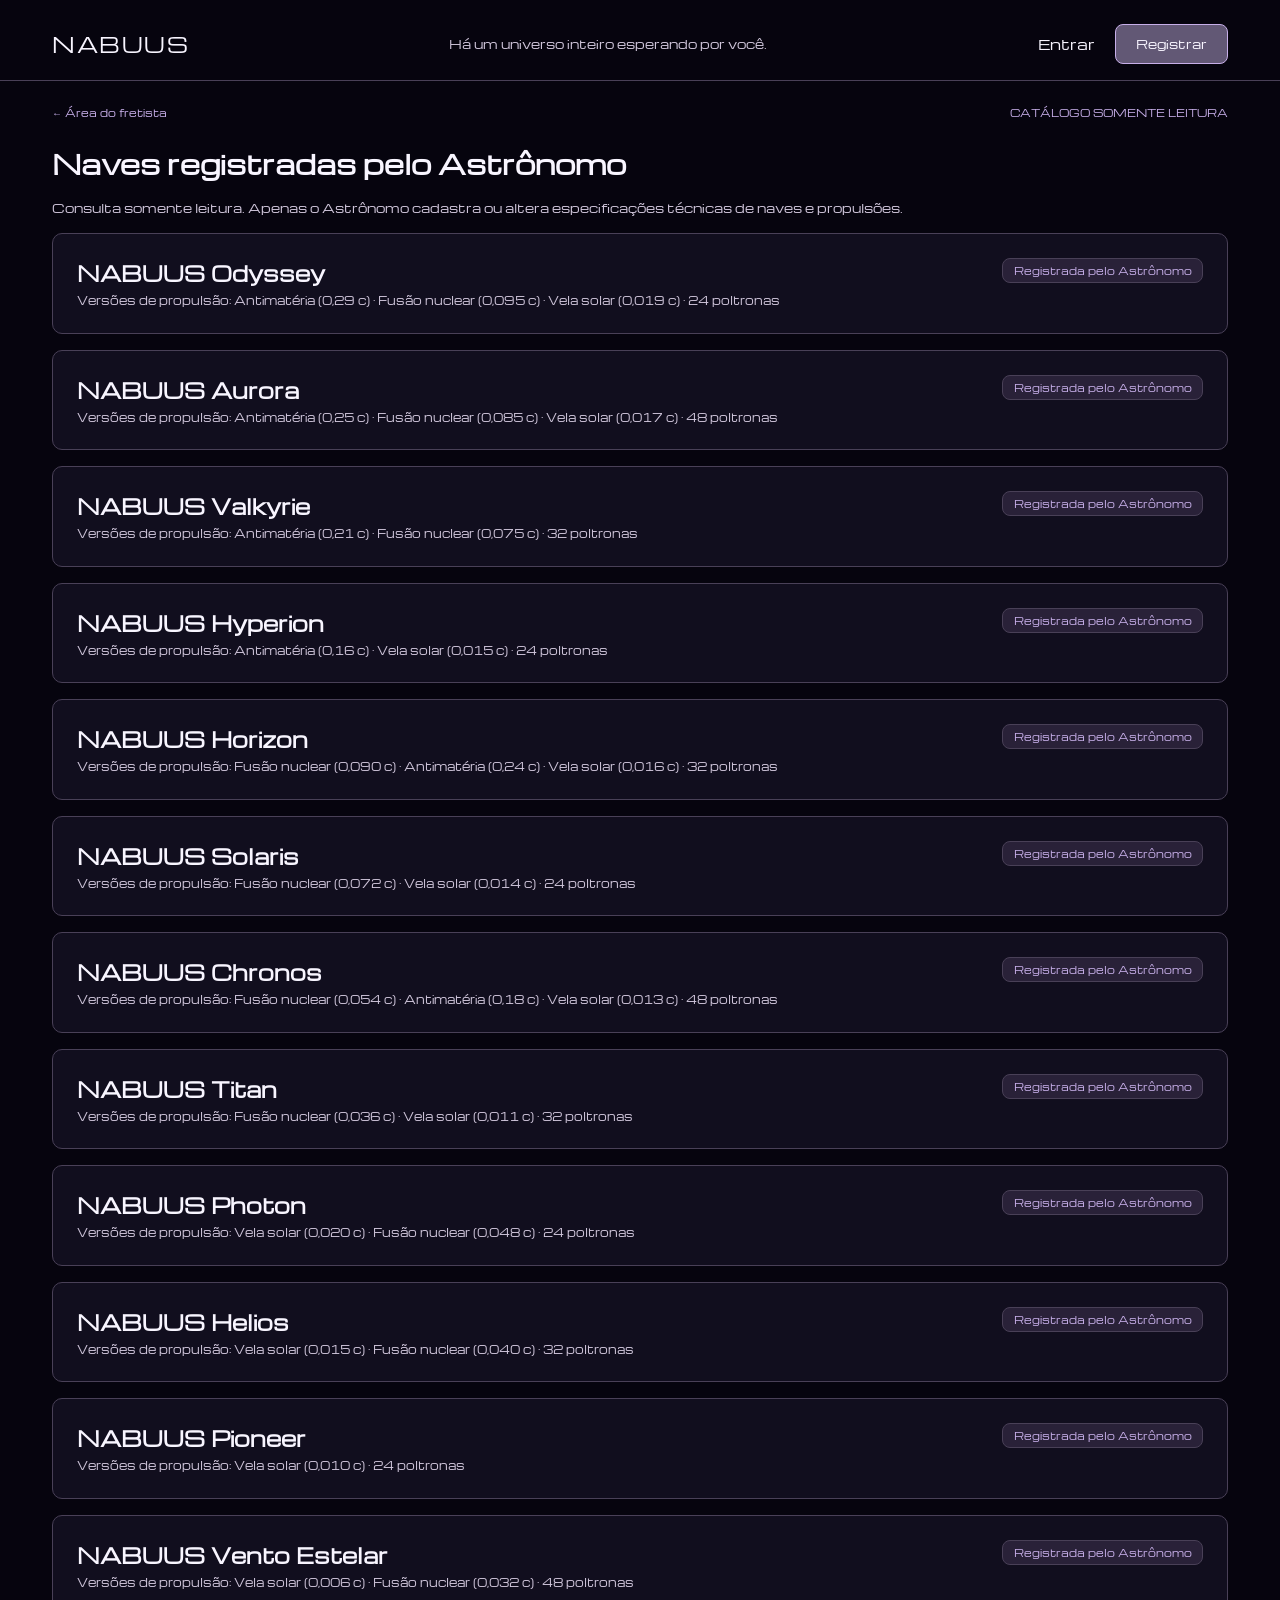
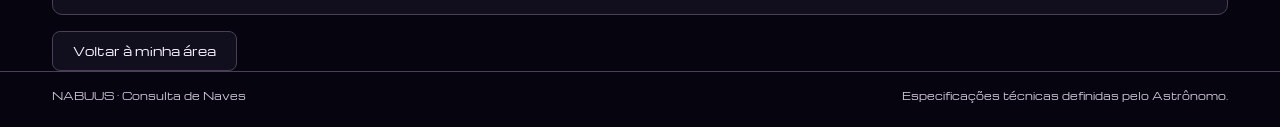
<file: frontend/pages/fretista-frota.html>
<!DOCTYPE html>
<html lang="pt-BR">
<head>
  <meta charset="UTF-8">
  <meta name="viewport" content="width=device-width, initial-scale=1.0">
  <title>NABUUS • Naves disponíveis</title>
  <link rel="preconnect" href="https://fonts.googleapis.com">
  <link rel="preconnect" href="https://fonts.gstatic.com" crossorigin>
  <link href="https://fonts.googleapis.com/css2?family=Michroma&display=swap" rel="stylesheet">
  <link rel="stylesheet" href="../css/tokens.css">
  <link rel="stylesheet" href="../css/base.css">
  <link rel="stylesheet" href="../css/components/navbar.css">
  <link rel="stylesheet" href="../css/components/buttons.css">
  <link rel="stylesheet" href="../css/components/cards.css">
  <link rel="stylesheet" href="../css/pages/layout.css">
</head>
<body>
  <header id="navbar-principal" class="navbar"></header>

  <main class="container-gestao lista-pilha">
    <div class="barra-etapa">
      <a href="fretista-area.html">← Área do fretista</a>
      <span>CATÁLOGO SOMENTE LEITURA</span>
    </div>
    <h1 id="titulo-frota" class="titulo-pagina">Naves registradas pelo Astrônomo</h1>
    <p class="texto-secundario">Consulta somente leitura. Apenas o Astrônomo cadastra ou altera especificações técnicas de naves e propulsões.</p>

    <section id="sec-lista-frota" class="lista-pilha">
      <div id="lista-onibus" class="lista-pilha"></div>
      <div>
        <a class="botao" href="fretista-area.html">Voltar à minha área</a>
      </div>
    </section>
  </main>

  <footer class="rodape">
    <div class="rodape__inner container-gestao">
      <span>NABUUS · Consulta de Naves</span>
      <span>Especificações técnicas definidas pelo Astrônomo.</span>
    </div>
  </footer>

  <script type="module" src="../js/views/fretista-frota-view.js"></script>
</body>
</html>
</file>
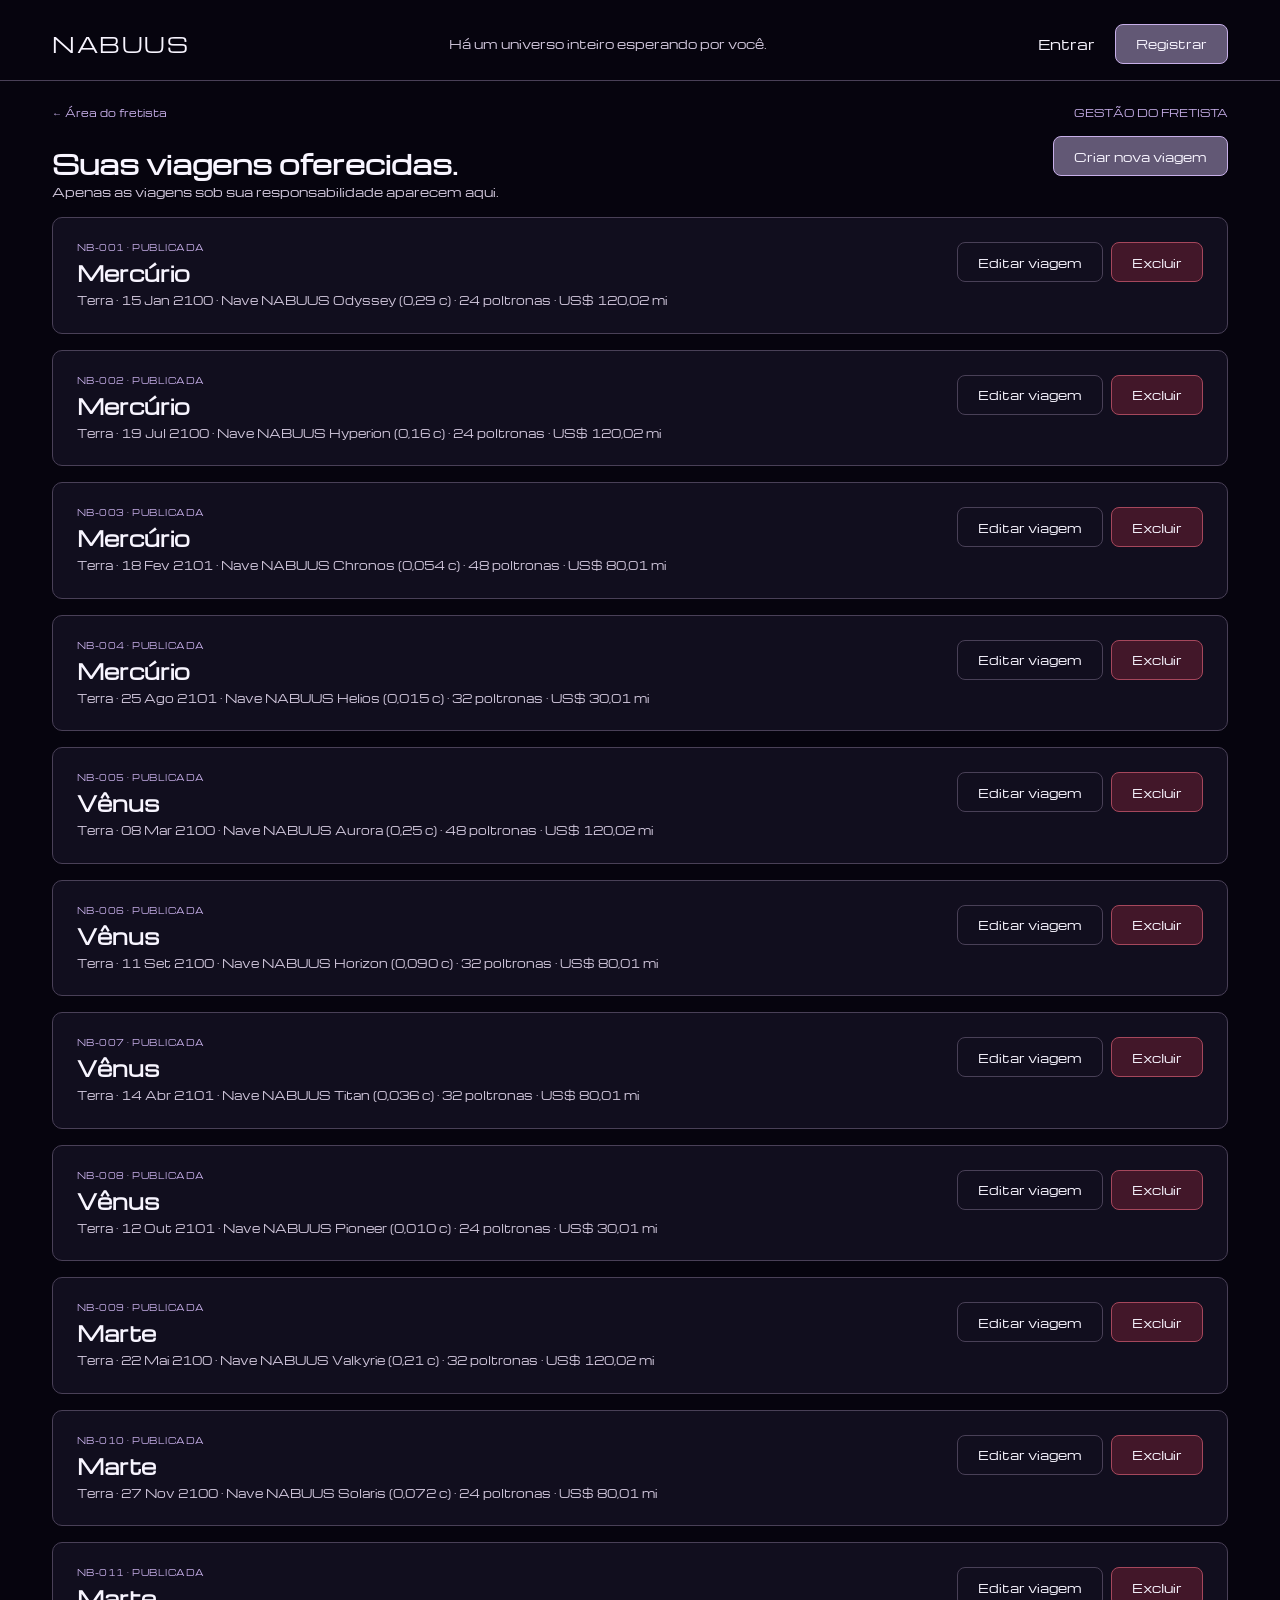
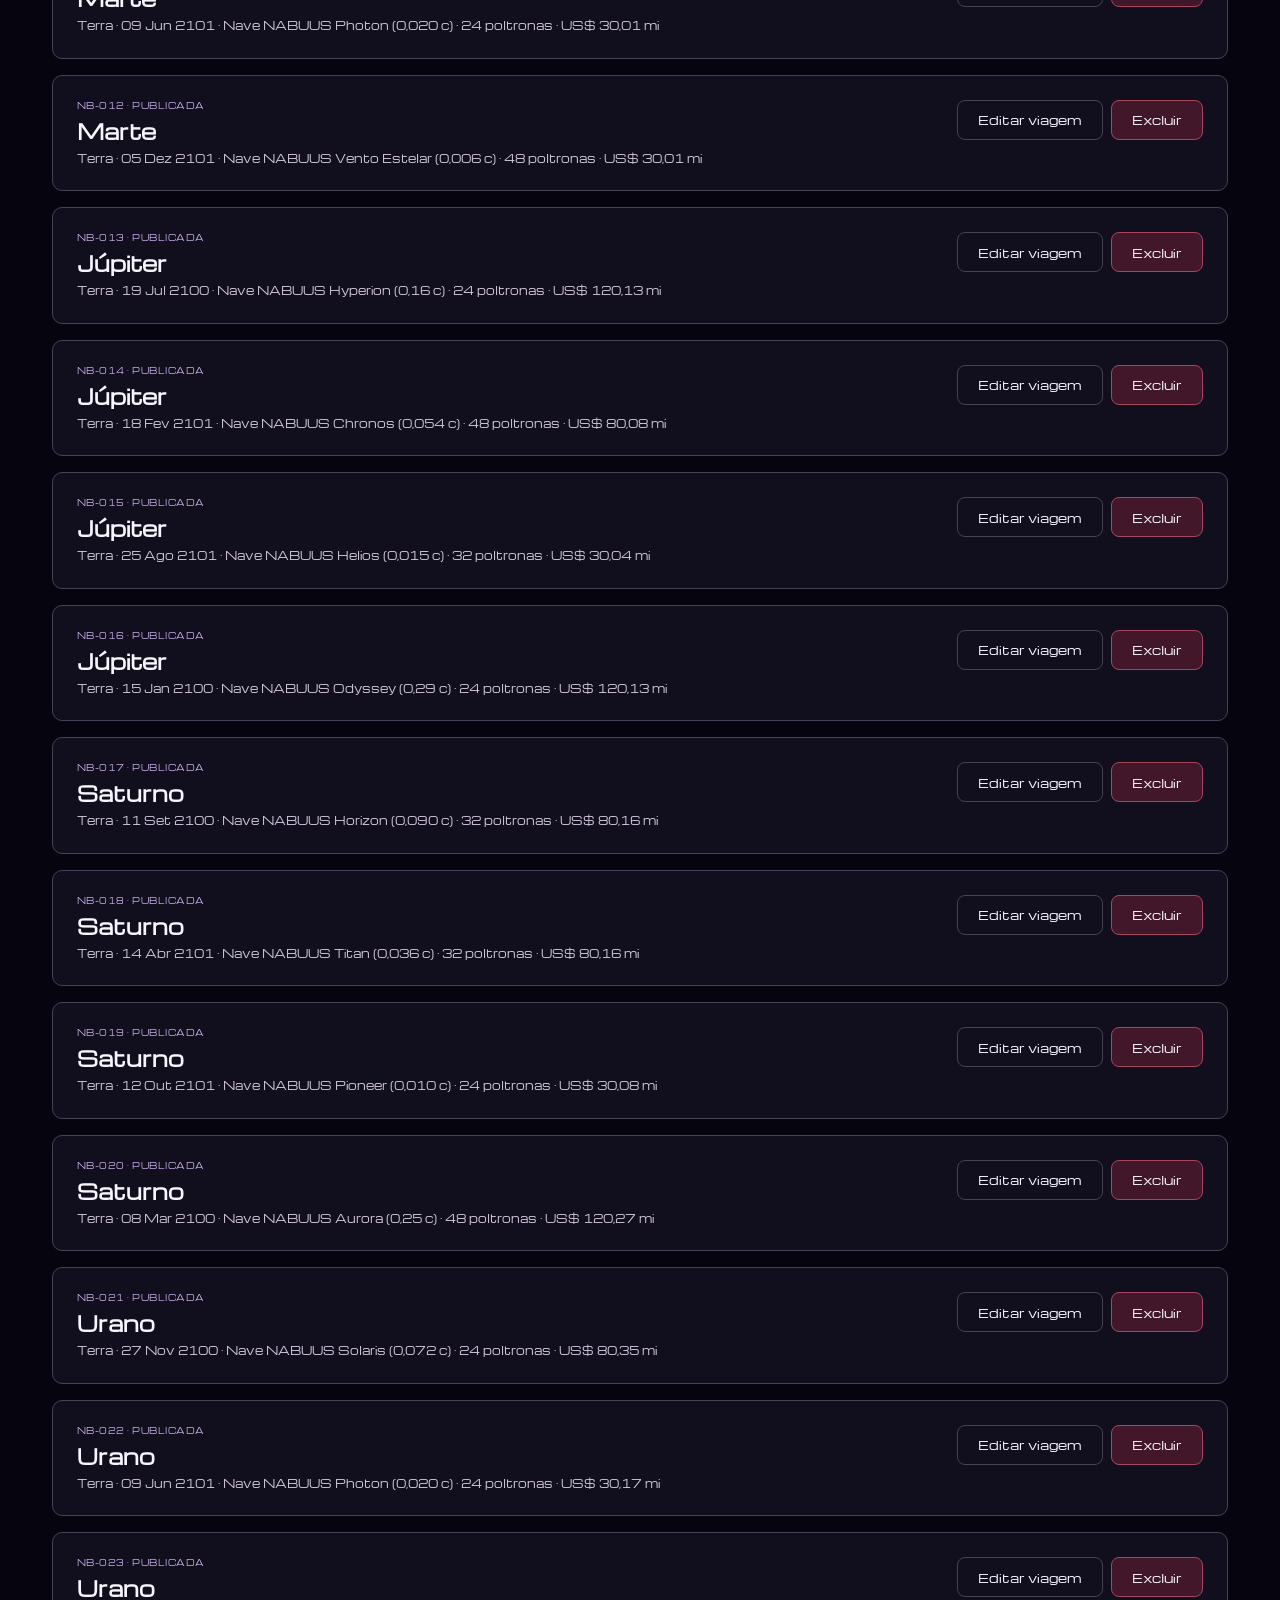
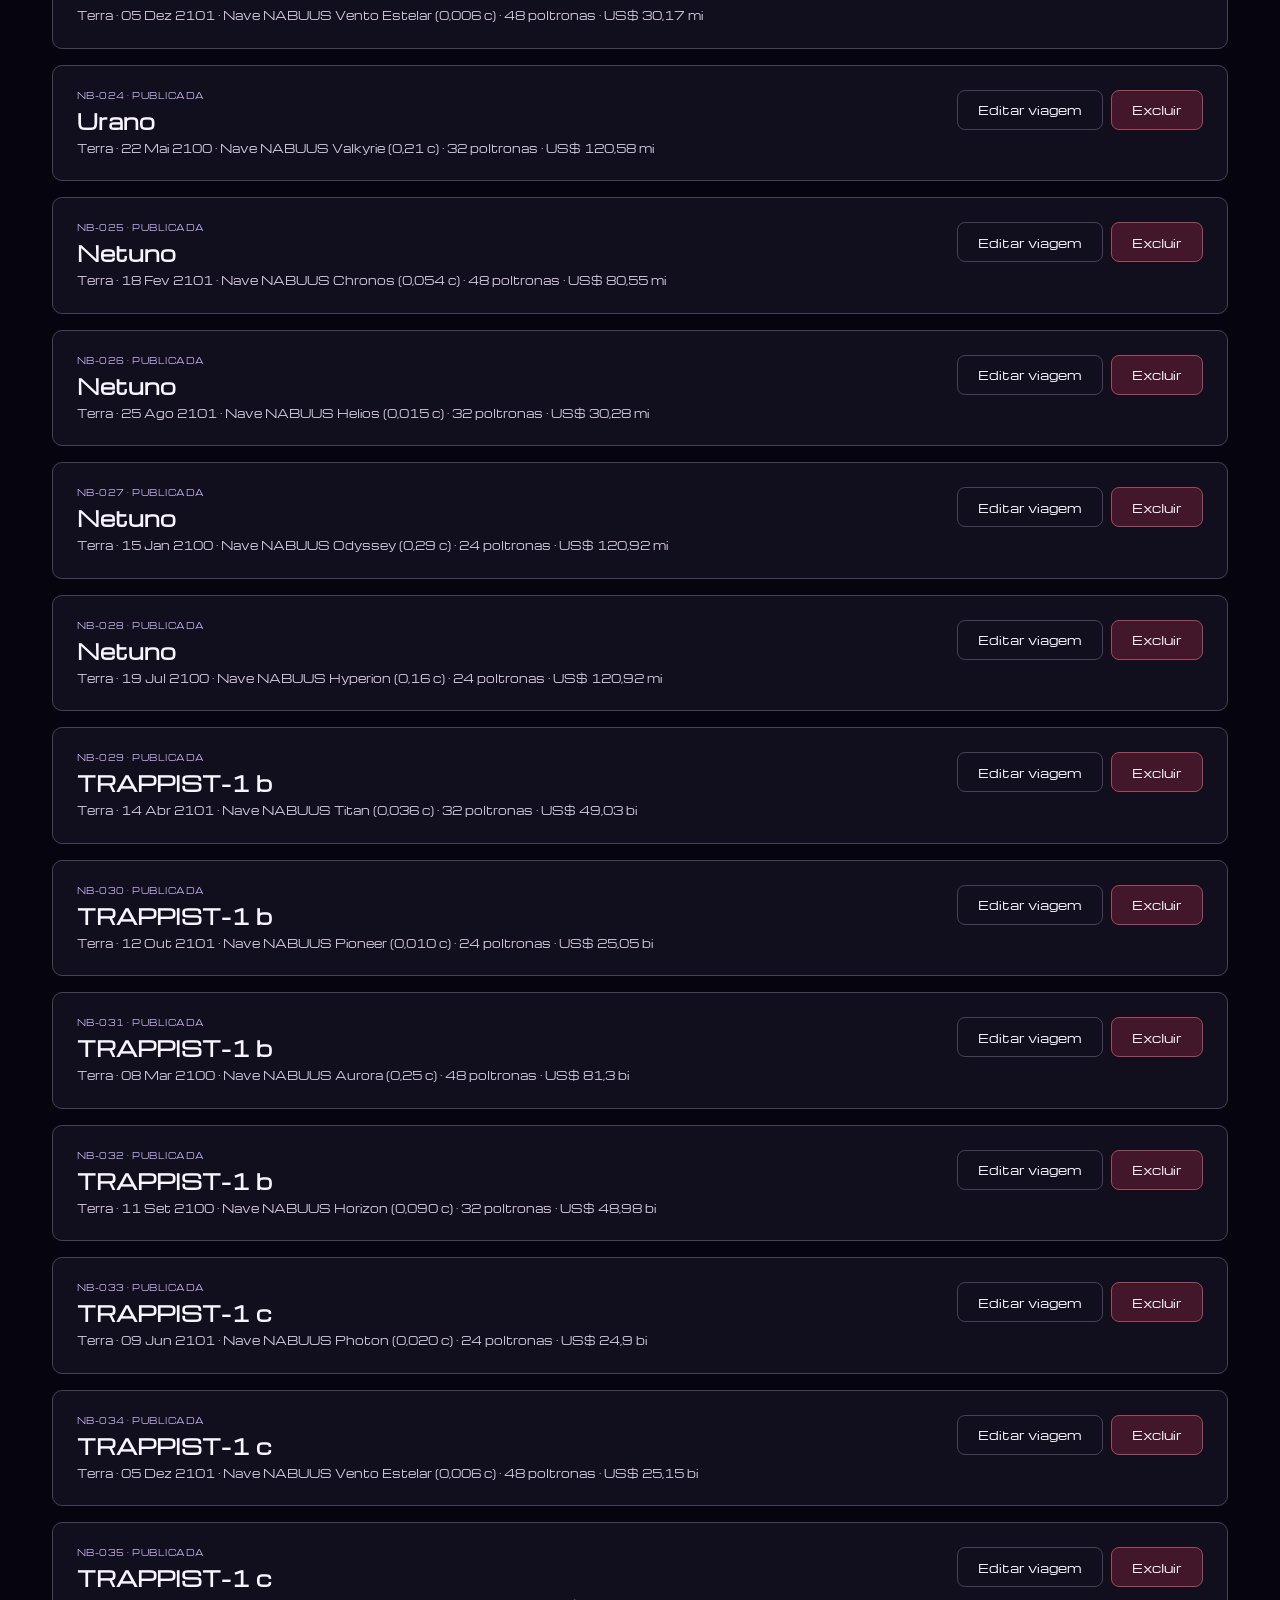
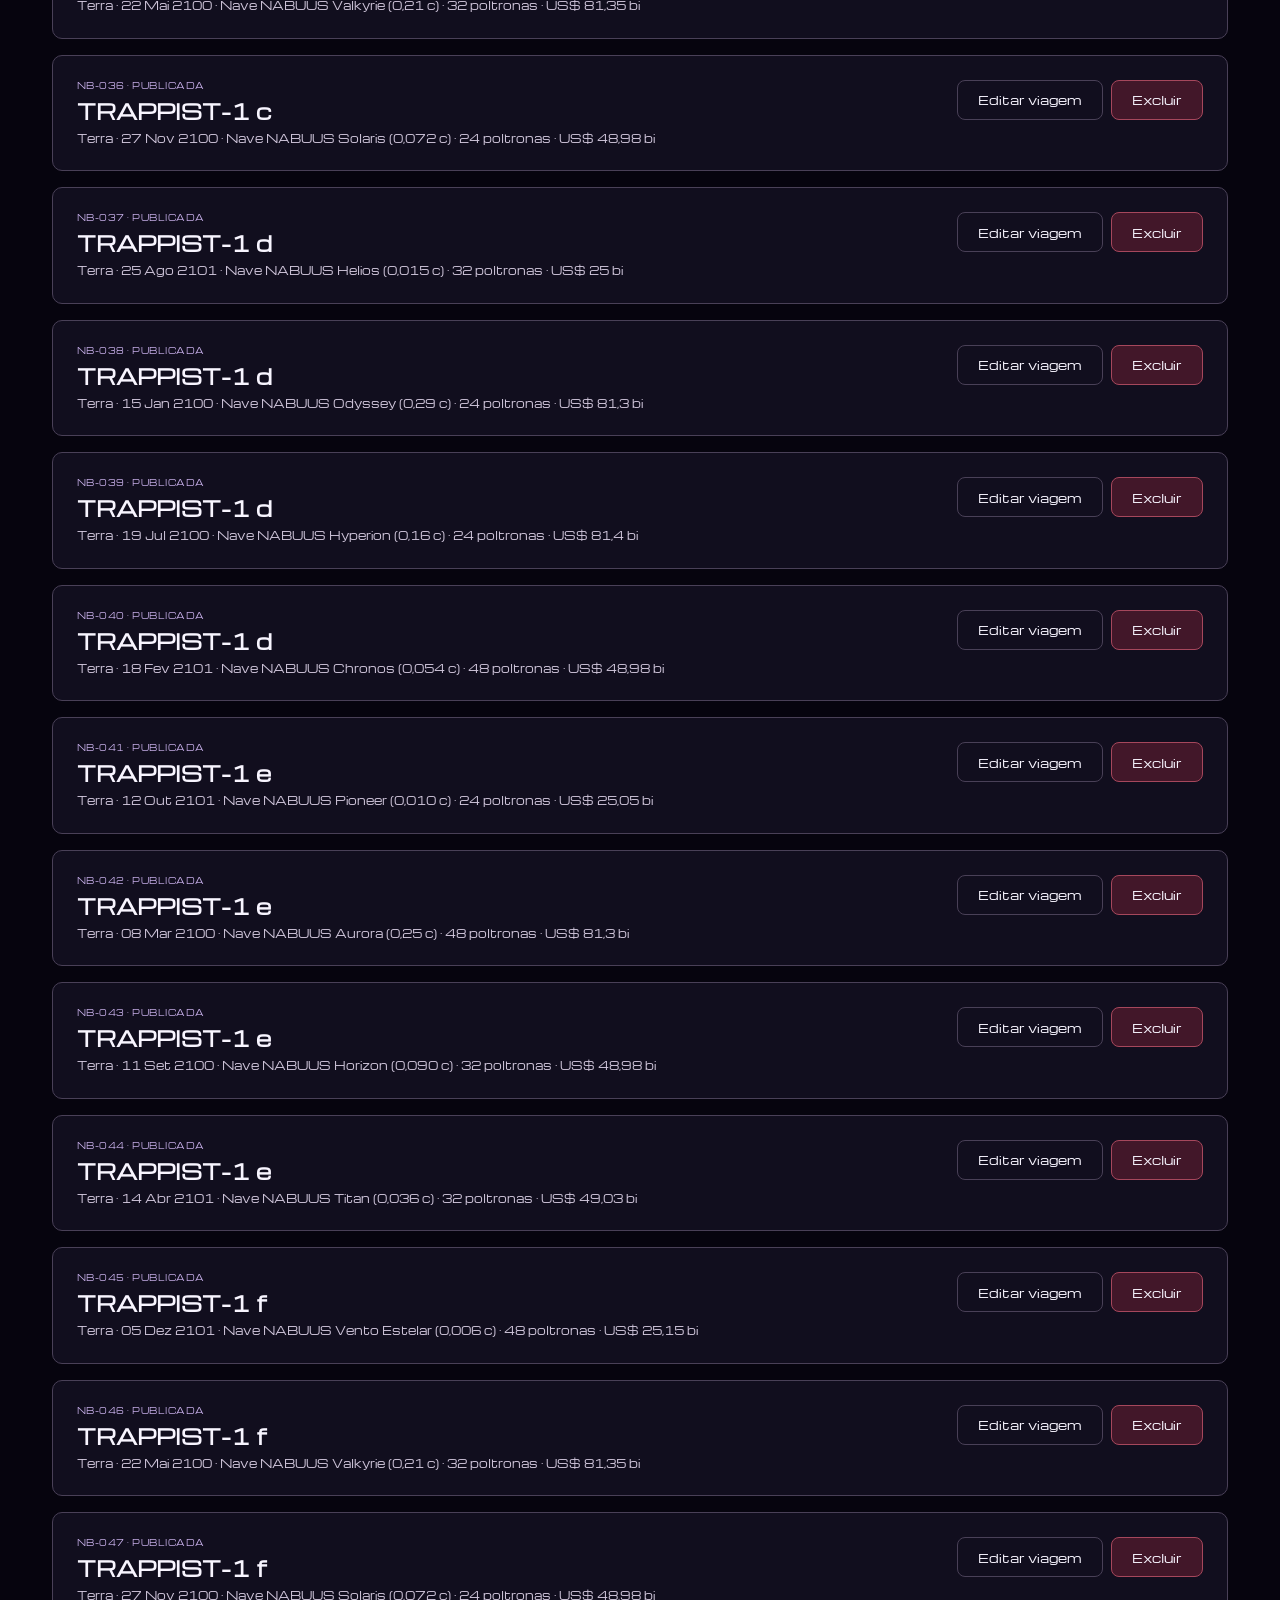
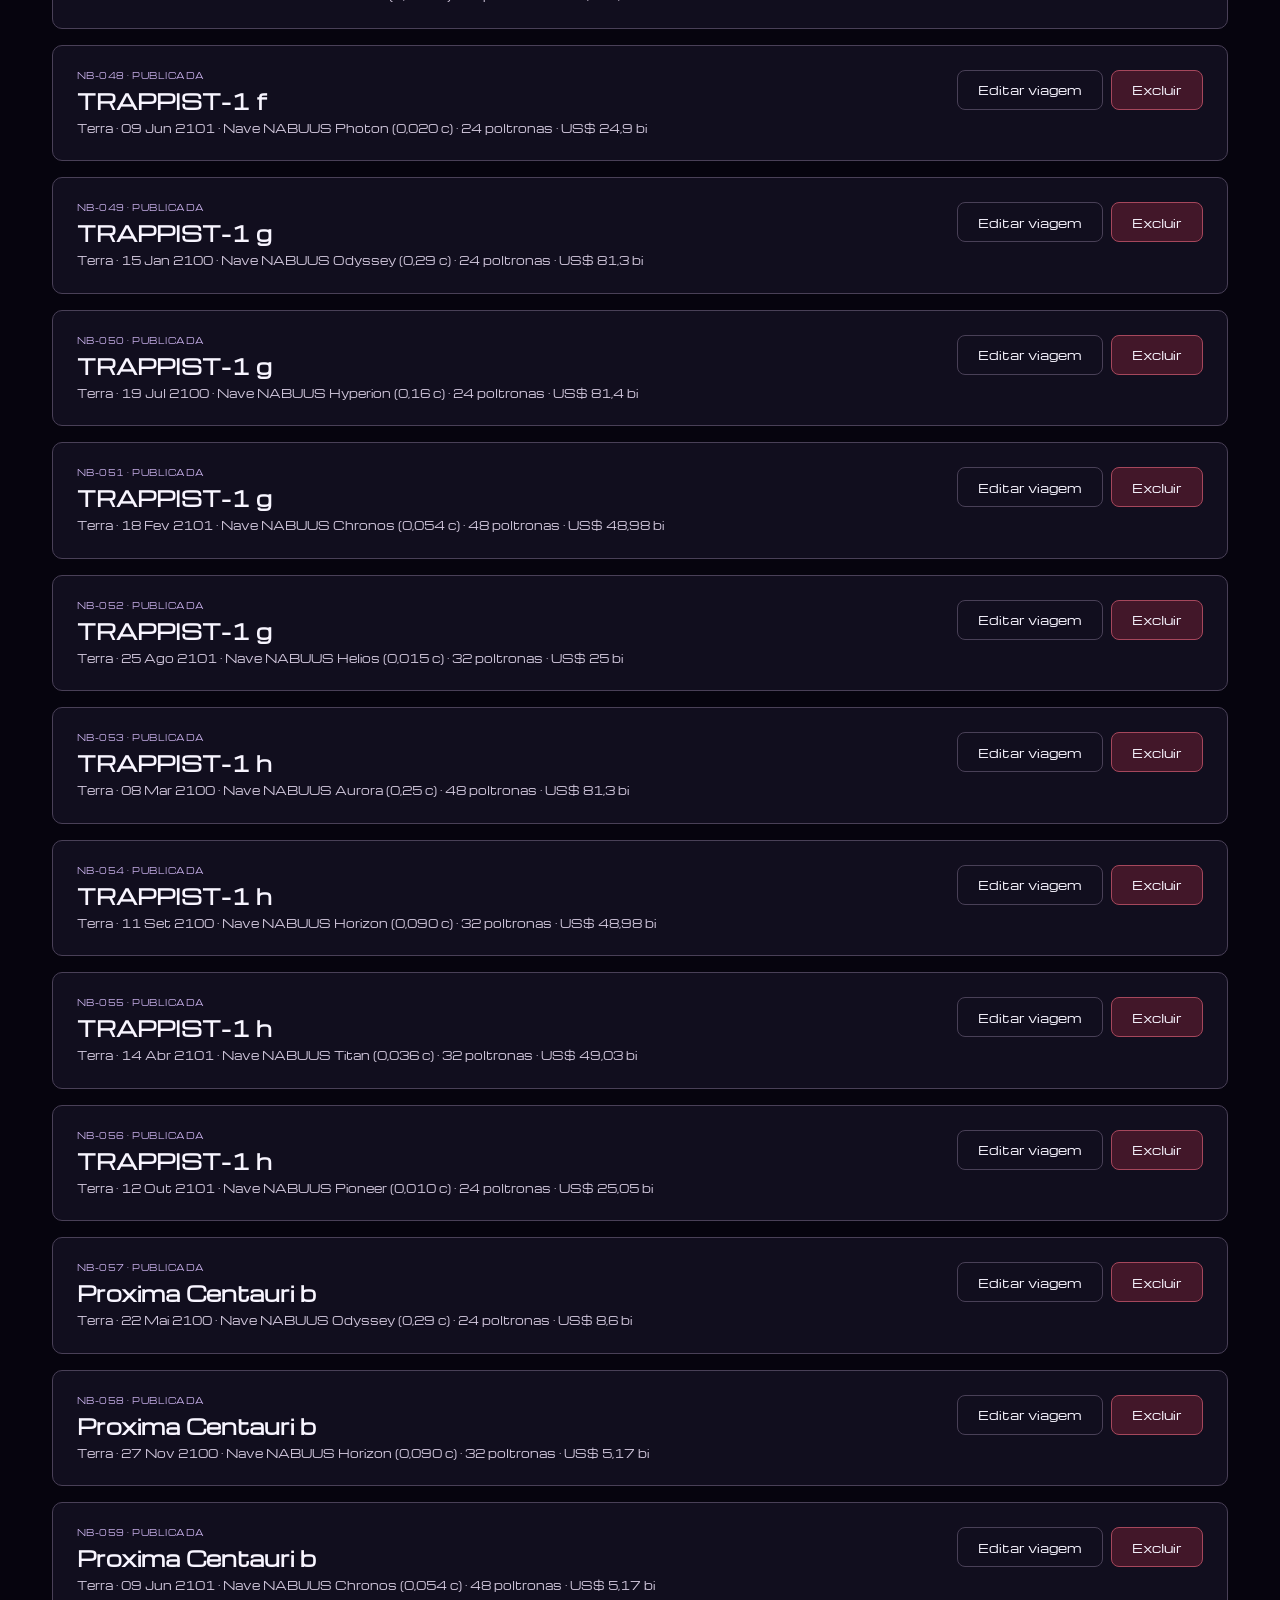
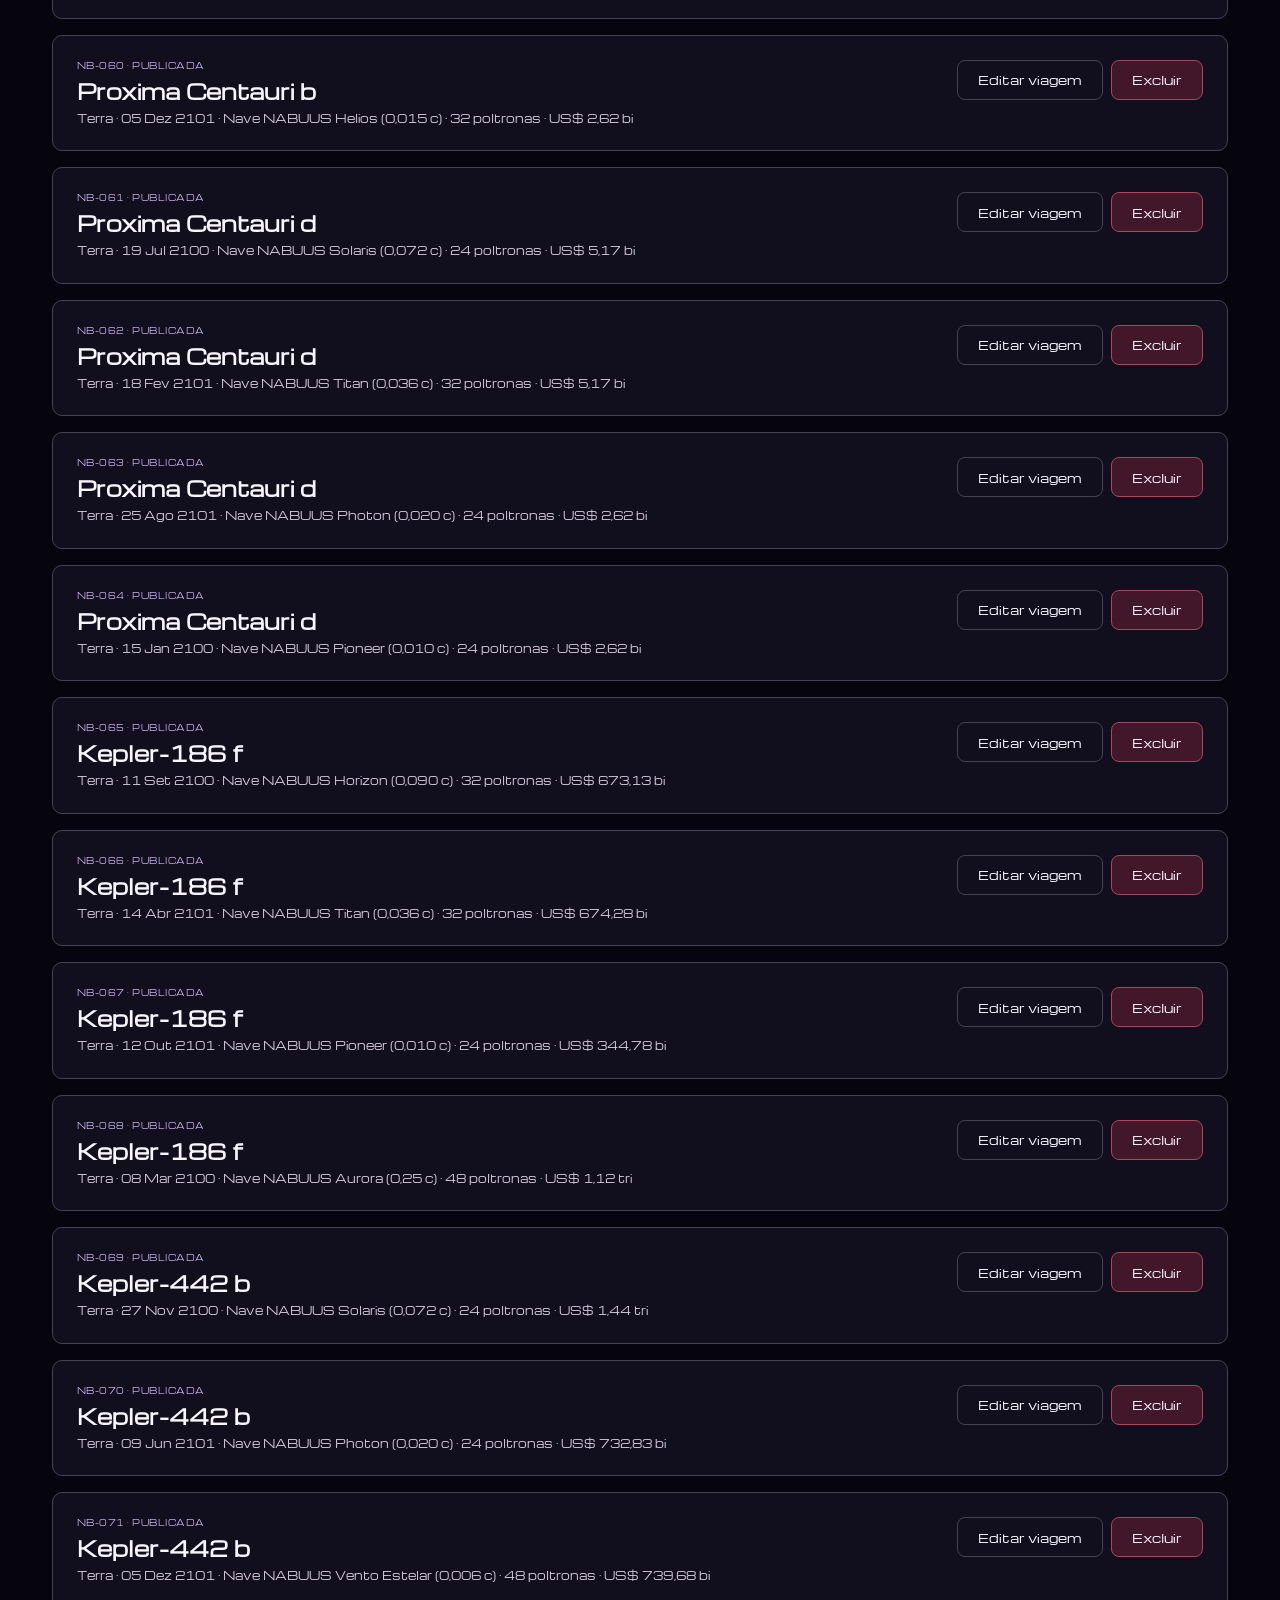
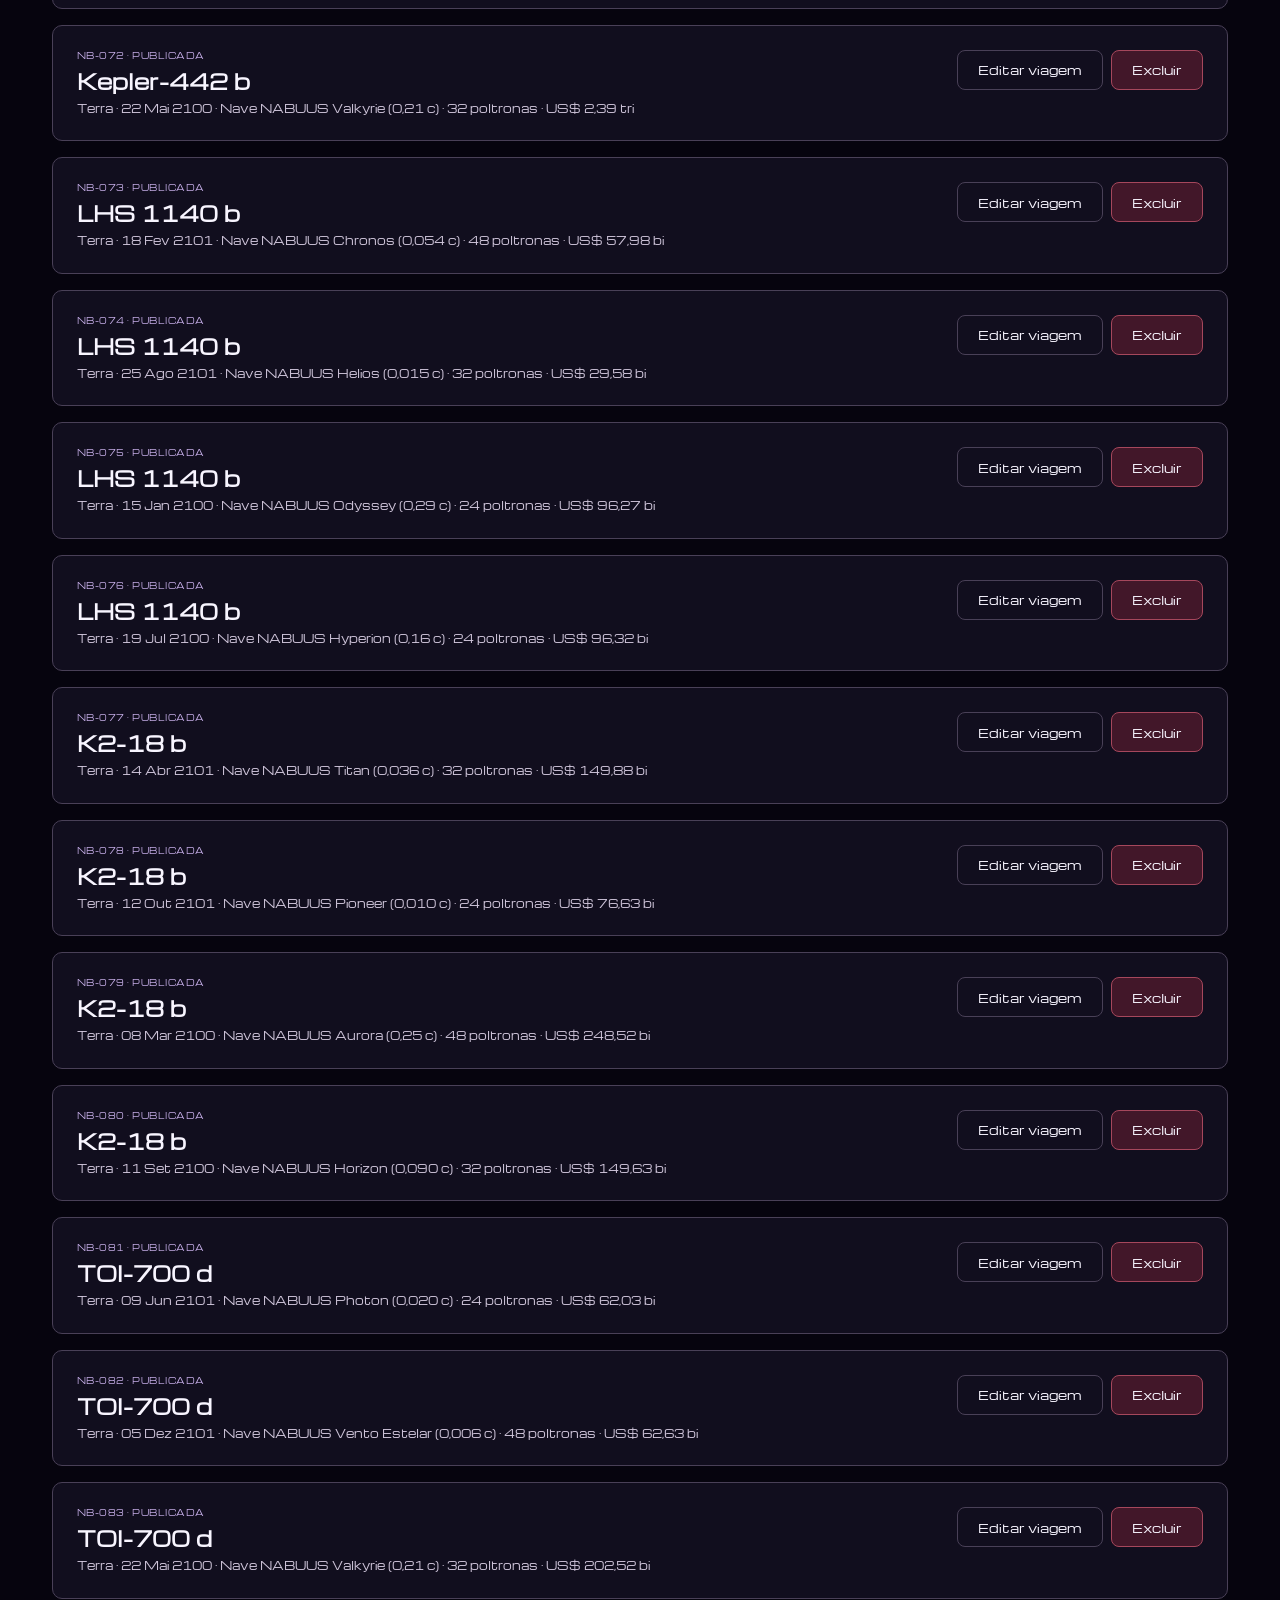
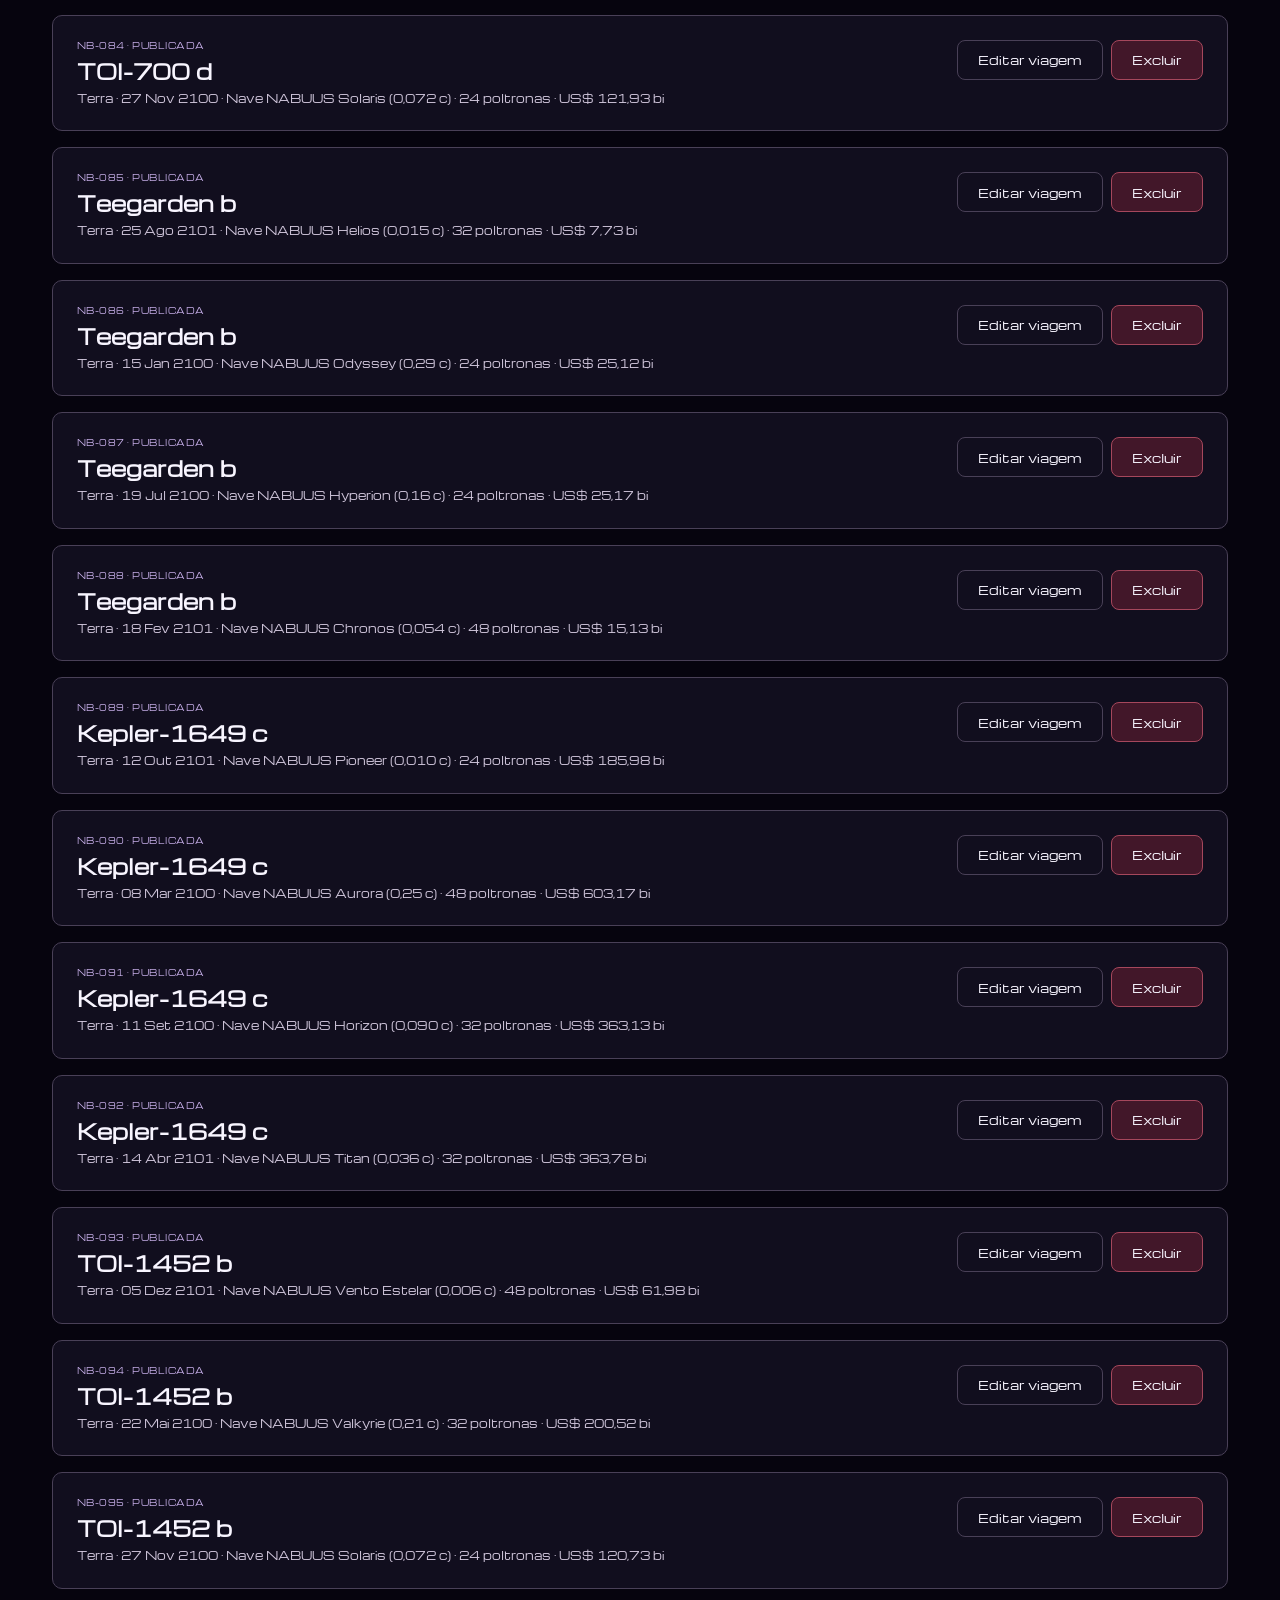
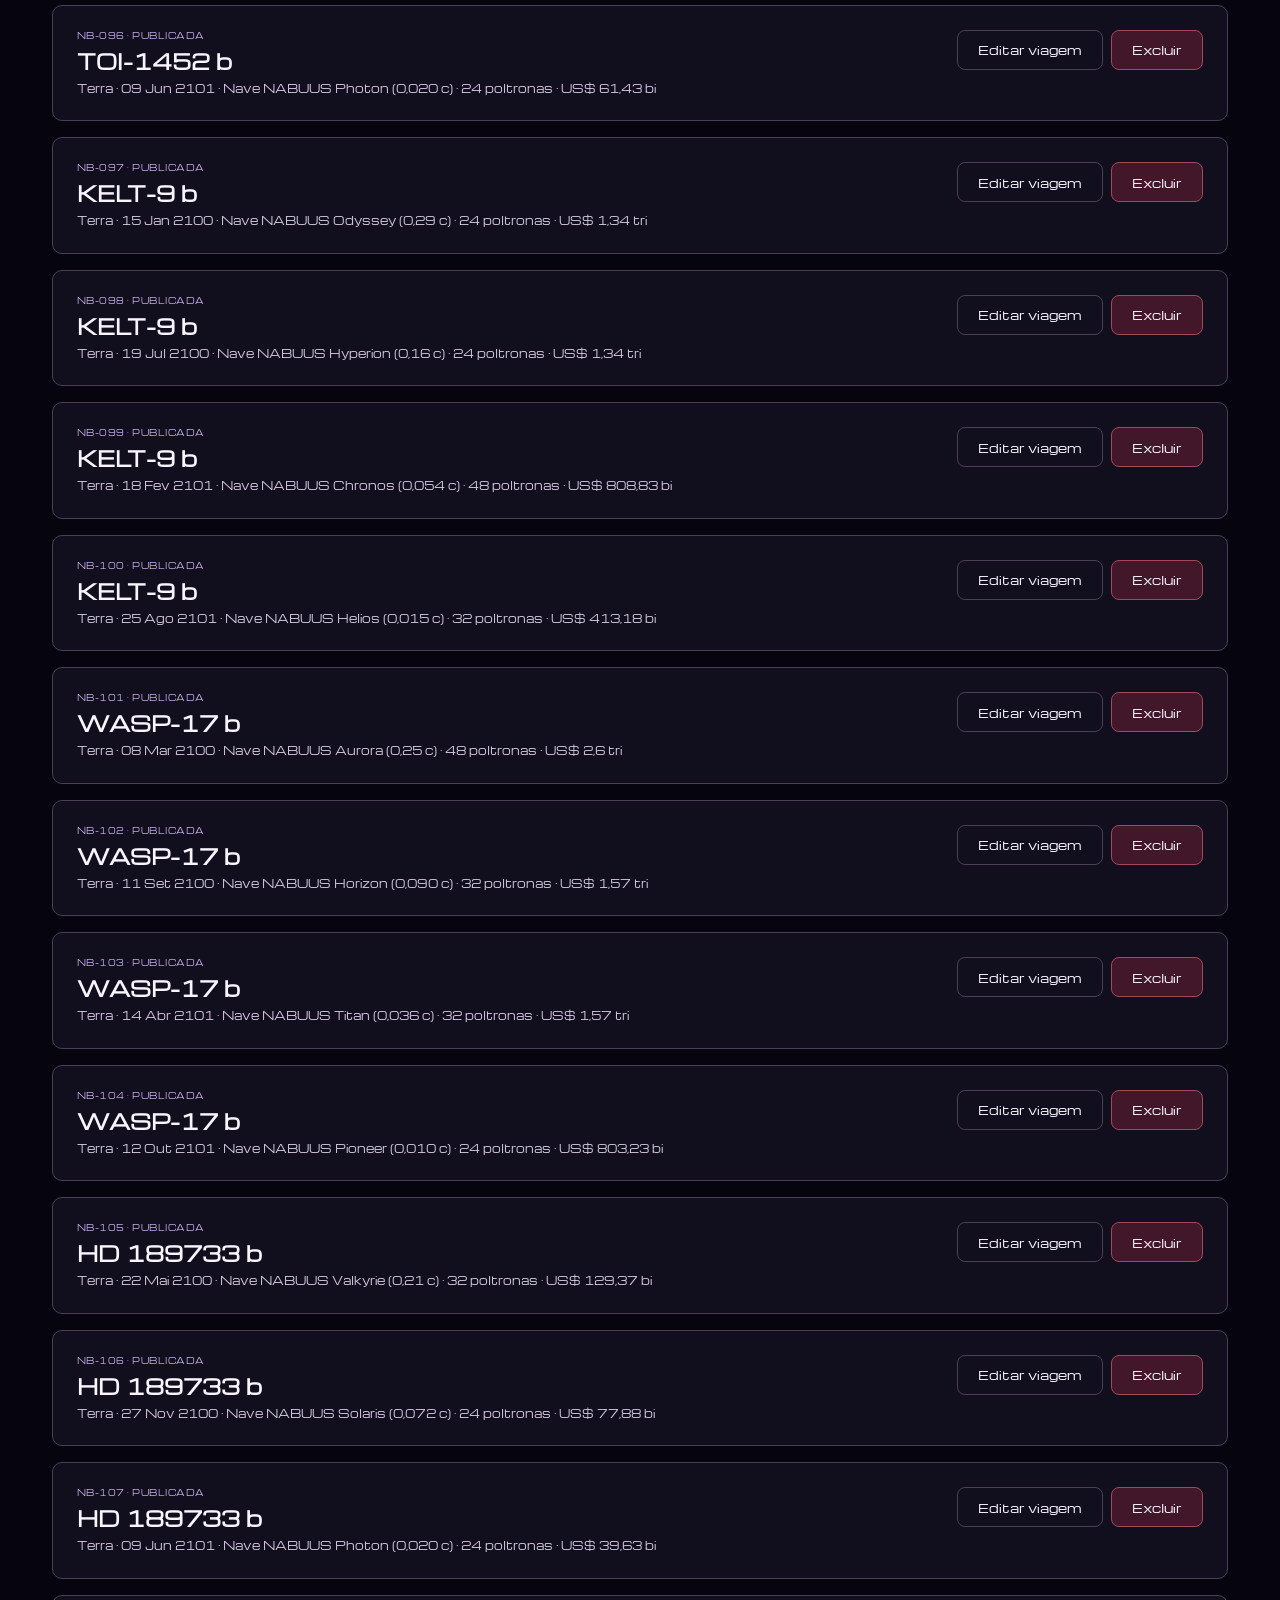
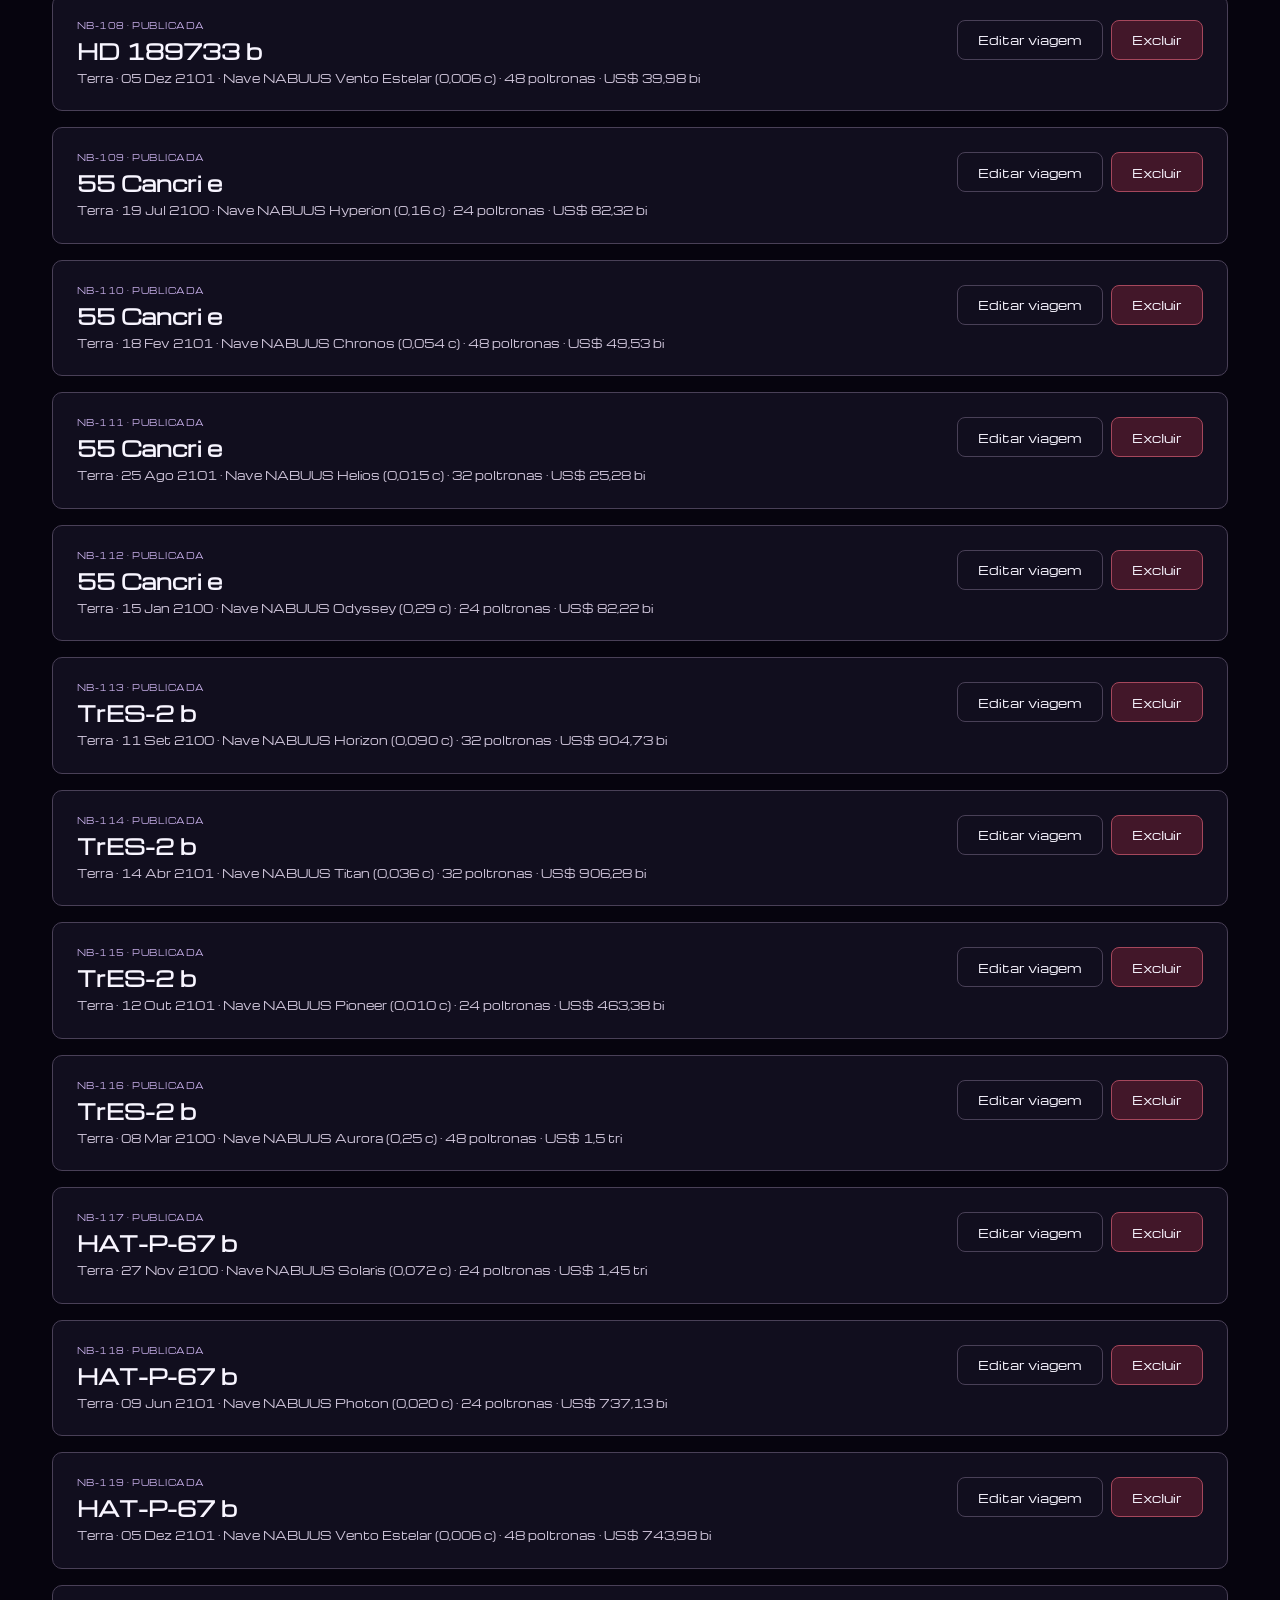
<file: frontend/pages/fretista-viagens.html>
<!DOCTYPE html>
<html lang="pt-BR">
<head>
  <meta charset="UTF-8">
  <meta name="viewport" content="width=device-width, initial-scale=1.0">
  <title>NABUUS • Fretista · Viagens</title>
  <link rel="preconnect" href="https://fonts.googleapis.com">
  <link rel="preconnect" href="https://fonts.gstatic.com" crossorigin>
  <link href="https://fonts.googleapis.com/css2?family=Michroma&display=swap" rel="stylesheet">
  <link rel="stylesheet" href="../css/tokens.css">
  <link rel="stylesheet" href="../css/base.css">
  <link rel="stylesheet" href="../css/components/navbar.css">
  <link rel="stylesheet" href="../css/components/buttons.css">
  <link rel="stylesheet" href="../css/components/cards.css">
  <link rel="stylesheet" href="../css/components/forms.css">
  <link rel="stylesheet" href="../css/components/modals.css">
  <link rel="stylesheet" href="../css/pages/layout.css">
</head>
<body>
  <header id="navbar-principal" class="navbar"></header>

  <main class="container-gestao lista-pilha">
    <div class="barra-etapa">
      <a href="fretista-area.html">← Área do fretista</a>
      <span id="etapa-fretista-texto">GESTÃO DO FRETISTA</span>
    </div>

    <section id="sec-lista-viagens" class="lista-pilha">
      <div class="viagem-card__topo">
        <div>
          <h1 class="titulo-pagina">Suas viagens oferecidas.</h1>
          <p class="texto-secundario">Apenas as viagens sob sua responsabilidade aparecem aqui.</p>
        </div>
        <button id="btn-nova-viagem" type="button" class="botao botao--primario">Criar nova viagem</button>
      </div>
      <div id="lista-viagens-fretista" class="lista-pilha"></div>
      <div><a class="botao" href="fretista-area.html">Voltar à minha área</a></div>
    </section>

    <section id="sec-configurar-viagem" class="oculto">
      <h1 class="titulo-pagina">Nova viagem</h1>
      <p class="texto-secundario">Escolha os dados da jornada nos catálogos disponíveis.</p>

      <div class="layout-gestao-form">
        <form id="form-viagem-fretista" class="card lista-pilha" novalidate>
          <div class="grid-campos-2">
            <div class="campo">
              <label class="campo__rotulo" for="fv-origem">ORIGEM</label>
              <input id="fv-origem" class="campo__controle" type="text" value="Terra" readonly>
            </div>
            <div class="campo">
              <label class="campo__rotulo" for="fv-destino">DESTINO</label>
              <select id="fv-destino" class="campo__select"></select>
            </div>
            <div class="campo">
              <label class="campo__rotulo" for="fv-onibus">ÔNIBUS ESPACIAL DA FROTA</label>
              <select id="fv-onibus" class="campo__select"></select>
            </div>
            <div class="campo">
              <label class="campo__rotulo" for="fv-partida">DATA DE PARTIDA *</label>
              <div class="campo-data">
                <input
                  id="fv-partida"
                  class="campo__controle campo-data__input"
                  type="text"
                  inputmode="numeric"
                  maxlength="10"
                  placeholder="dd/mm/aaaa"
                  value="15/01/2100"
                  required
                >
                <button
                  id="btn-calendario-partida"
                  type="button"
                  class="campo-data__botao"
                  aria-label="Selecionar data de partida no calendário"
                >
                  <svg width="15" height="15" viewBox="0 0 24 24" fill="none" stroke="currentColor" stroke-width="2" stroke-linecap="round" stroke-linejoin="round" aria-hidden="true">
                    <rect x="3" y="4" width="18" height="18" rx="2" ry="2"></rect>
                    <line x1="16" y1="2" x2="16" y2="6"></line>
                    <line x1="8" y1="2" x2="8" y2="6"></line>
                    <line x1="3" y1="10" x2="21" y2="10"></line>
                  </svg>
                </button>
                <input id="fv-partida-picker" class="campo-data__picker" type="date" tabindex="-1" aria-hidden="true">
              </div>
              <span id="erro-fv-partida" class="campo__erro"></span>
            </div>
            <div class="campo">
              <label class="campo__rotulo" for="fv-lugares">ASSENTOS DA NAVE</label>
              <input id="fv-lugares" class="campo__controle" type="text" value="24 poltronas" readonly>
            </div>
            <div class="campo">
              <label class="campo__rotulo" for="fv-preco">PREÇO POR VIAJANTE (CRÉDITOS)</label>
              <input id="fv-preco" class="campo__controle" type="number" value="0" min="0">
              <span id="erro-fv-preco" class="campo__erro"></span>
            </div>
          </div>
          <div class="viagem-card__topo">
            <button id="btn-cancelar-viagem" type="button" class="botao">Cancelar</button>
            <button type="submit" class="botao botao--primario">Revisar viagem</button>
          </div>
        </form>

        <aside class="card card--painel lista-pilha">
          <p class="card__eyebrow">PREÇO SUGERIDO</p>
          <p id="sugestao-formula" class="texto-secundario">120 mi créditos (base) + 2 bi créditos/ano-luz</p>
          <button id="btn-aplicar-sugestao" type="button" class="botao botao--primario">Usar preço sugerido</button>
          <p id="notificacao-preco-sugerido" class="notificacao-sucesso oculto" role="status" aria-live="polite"></p>
        </aside>
      </div>
    </section>

    <section id="sec-revisar-viagem" class="oculto lista-pilha">
      <h1 class="titulo-pagina">Revise antes de publicar.</h1>
      <article id="card-revisao-viagem" class="card lista-pilha"></article>
      <div class="viagem-card__topo">
        <button id="btn-voltar-ajuste" type="button" class="botao">Voltar e ajustar</button>
        <button id="btn-publicar-viagem" type="button" class="botao botao--primario">Publicar viagem</button>
      </div>
    </section>
  </main>

  <div id="modal-excluir-viagem" class="modal-backdrop oculto" role="dialog" aria-modal="true">
    <div class="modal">
      <h2 class="modal__titulo">Confirmar exclusão</h2>
      <p id="texto-excluir-viagem" class="texto-secundario"></p>
      <div class="modal__acoes">
        <button id="btn-cancelar-excluir-viagem" type="button" class="botao">Cancelar</button>
        <button id="btn-confirmar-excluir-viagem" type="button" class="botao botao--perigo">Excluir</button>
      </div>
    </div>
  </div>

  <footer class="rodape">
    <div class="rodape__inner container-gestao">
      <span>NABUUS · Gestão do Fretista</span>
      <span>Valores e tecnologias ilustrativos.</span>
    </div>
  </footer>

  <script type="module" src="../js/views/fretista-viagens-view.js"></script>
</body>
</html>
</file>
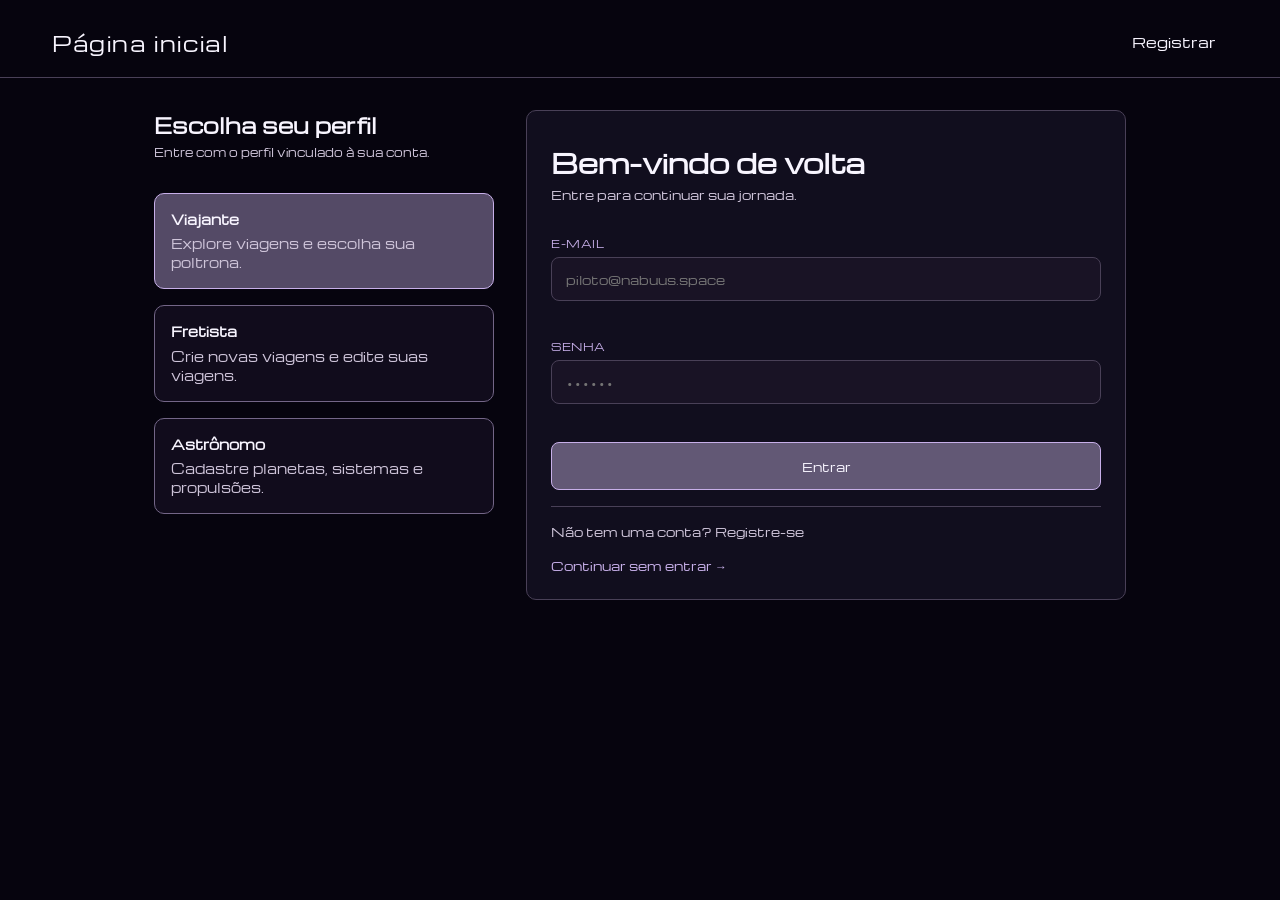
<file: frontend/pages/login.html>
<!DOCTYPE html>
<html lang="pt-BR">
<head>
  <meta charset="UTF-8">
  <meta name="viewport" content="width=device-width, initial-scale=1.0">
  <title>NABUUS • Login</title>
  <link rel="preconnect" href="https://fonts.googleapis.com">
  <link rel="preconnect" href="https://fonts.gstatic.com" crossorigin>
  <link href="https://fonts.googleapis.com/css2?family=Michroma&display=swap" rel="stylesheet">
  <link rel="stylesheet" href="../css/tokens.css">
  <link rel="stylesheet" href="../css/base.css">
  <link rel="stylesheet" href="../css/components/navbar.css">
  <link rel="stylesheet" href="../css/components/buttons.css">
  <link rel="stylesheet" href="../css/components/cards.css">
  <link rel="stylesheet" href="../css/components/forms.css">
  <link rel="stylesheet" href="../css/pages/layout.css">
</head>
<body>
  <header class="navbar">
    <div class="navbar__inner container-viajante">
      <a class="navbar__marca" href="../index.html">Página inicial</a>
      <div class="navbar__acoes">
        <a class="navbar__link" href="registro.html">Registrar</a>
      </div>
    </div>
  </header>

  <main class="container-viajante">
    <section class="auth-grid" aria-labelledby="titulo-login">
      <div>
        <h1 id="titulo-login" class="card__titulo">Escolha seu perfil</h1>
        <p class="card__subtitulo">Entre com o perfil vinculado à sua conta.</p>
        <div id="lista-perfis-login" class="perfis-lista" role="radiogroup" aria-label="Perfil de acesso">
          <button type="button" class="perfil-opcao perfil-opcao--ativo" data-perfil="VIAJANTE" aria-checked="true" role="radio">
            <strong>Viajante</strong>
            <span class="texto-secundario">Explore viagens e escolha sua poltrona.</span>
          </button>
          <button type="button" class="perfil-opcao" data-perfil="FRETISTA" aria-checked="false" role="radio">
            <strong>Fretista</strong>
            <span class="texto-secundario">Crie novas viagens e edite suas viagens.</span>
          </button>
          <button type="button" class="perfil-opcao" data-perfil="ASTRONOMO" aria-checked="false" role="radio">
            <strong>Astrônomo</strong>
            <span class="texto-secundario">Cadastre planetas, sistemas e propulsões.</span>
          </button>
        </div>
      </div>

      <article class="card">
        <h2 class="titulo-pagina">Bem-vindo de volta</h2>
        <p class="texto-secundario">Entre para continuar sua jornada.</p>

        <div id="alerta-login" class="estado-painel estado-painel--erro oculto" role="alert"></div>

        <form id="form-login" class="lista-pilha" novalidate>
          <div class="campo">
            <label class="campo__rotulo" for="login-email">E-mail</label>
            <input id="login-email" class="campo__controle" type="email" placeholder="piloto@nabuus.space" required>
            <span id="erro-login-email" class="campo__erro"></span>
          </div>

          <div class="campo">
            <label class="campo__rotulo" for="login-senha">Senha</label>
            <input id="login-senha" class="campo__controle" type="password" placeholder="••••••" maxlength="20" required>
            <span id="erro-login-senha" class="campo__erro"></span>
          </div>

          <button id="btn-submit-login" type="submit" class="botao botao--primario botao--grande botao--bloco">
            Entrar
          </button>
        </form>

        <div class="card__divisor"></div>
        <div class="lista-pilha">
          <a class="texto-secundario" href="registro.html">Não tem uma conta? Registre-se</a>
          <a class="texto-acento" href="../index.html">Continuar sem entrar →</a>
        </div>
      </article>
    </section>
  </main>

  <script type="module" src="../js/views/login-view.js?v=2"></script>
</body>
</html>
</file>
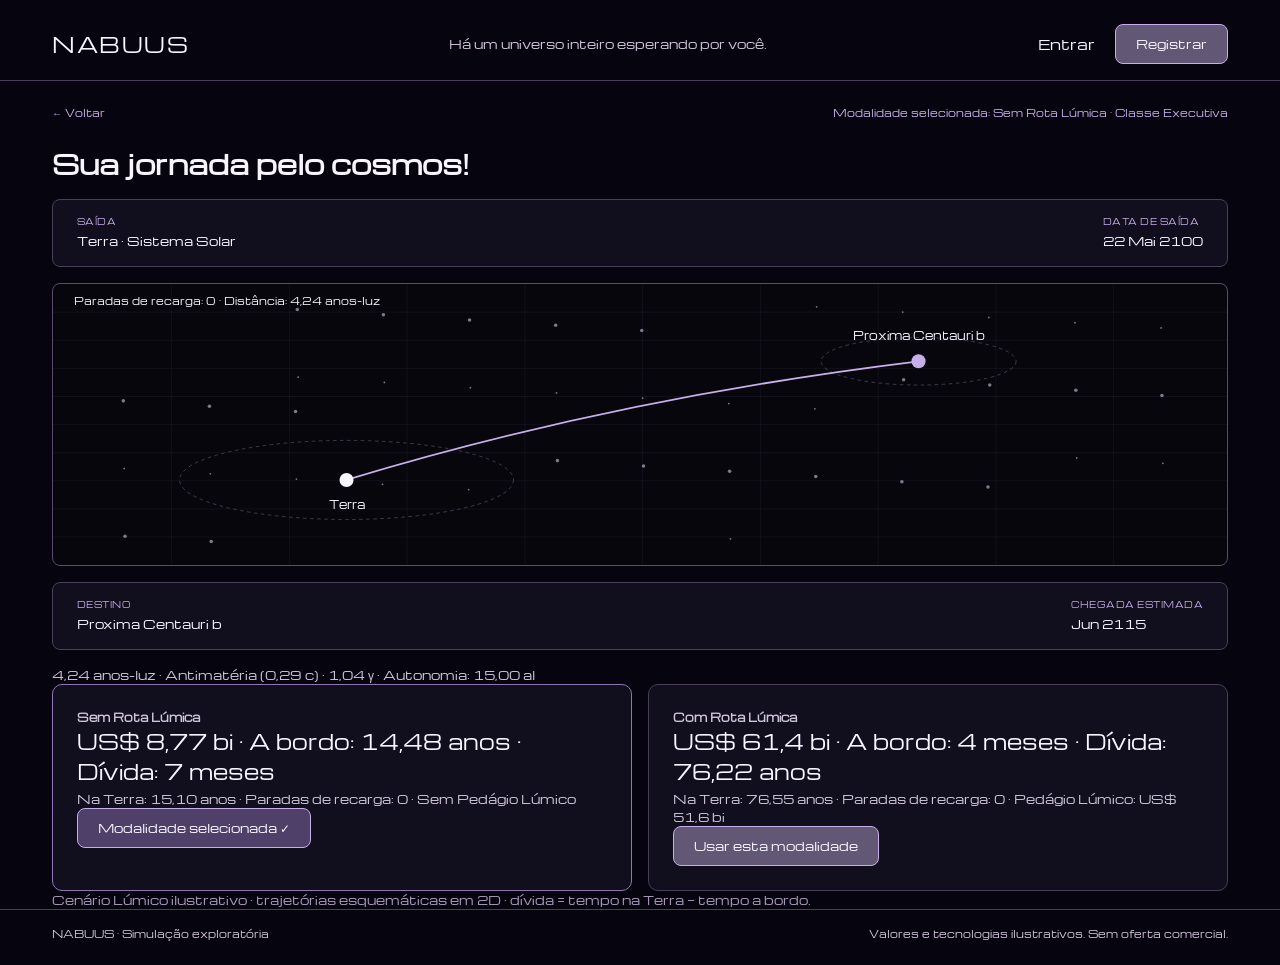
<file: frontend/pages/mapa-viagem.html>
<!DOCTYPE html>
<html lang="pt-BR">
<head>
  <meta charset="UTF-8">
  <meta name="viewport" content="width=device-width, initial-scale=1.0">
  <title>NABUUS • Mapa da viagem</title>
  <link rel="preconnect" href="https://fonts.googleapis.com">
  <link rel="preconnect" href="https://fonts.gstatic.com" crossorigin>
  <link href="https://fonts.googleapis.com/css2?family=Michroma&display=swap" rel="stylesheet">
  <link rel="stylesheet" href="../css/tokens.css">
  <link rel="stylesheet" href="../css/base.css">
  <link rel="stylesheet" href="../css/components/navbar.css">
  <link rel="stylesheet" href="../css/components/buttons.css">
  <link rel="stylesheet" href="../css/components/cards.css">
  <link rel="stylesheet" href="../css/components/mapa-2d.css">
  <link rel="stylesheet" href="../css/pages/layout.css">
</head>
<body>
  <header id="navbar-principal" class="navbar"></header>

  <main class="container-viajante lista-pilha">
    <div class="barra-etapa">
      <a href="detalhes-viagem.html">← Voltar</a>
      <span id="status-modalidade-mapa">Modalidade selecionada: Sem Rota Lúmica</span>
    </div>

    <h1 class="titulo-pagina">Sua jornada pelo cosmos!</h1>

    <section class="lista-pilha" aria-label="Itinerário e Mapa Galáctico 2D">
      <div class="mapa-2d__barra">
        <div>
          <p class="card__eyebrow">SAÍDA</p>
          <p id="mapa-origem">Terra · Sistema Solar</p>
        </div>
        <div>
          <p class="card__eyebrow">DATA DE SAÍDA</p>
          <p id="mapa-partida">Jan 2100</p>
        </div>
      </div>

      <div class="mapa-2d">
        <svg id="svg-mapa-2d" class="mapa-2d__canvas" viewBox="0 0 1336 320" role="img" aria-label="Mapa 2D da trajetória interestelar"></svg>
      </div>

      <div class="mapa-2d__barra">
        <div>
          <p class="card__eyebrow">DESTINO</p>
          <p id="mapa-destino">Proxima Centauri b</p>
        </div>
        <div>
          <p class="card__eyebrow">CHEGADA ESTIMADA</p>
          <p id="mapa-chegada">Abr 2105</p>
        </div>
      </div>
    </section>

    <section aria-label="Comparativo de métricas da viagem">
      <p id="mapa-resumo-tecnico" class="texto-secundario"></p>
      <div id="cards-metricas-mapa" class="grid-campos-2"></div>
      <p class="texto-mutado">Cenário Lúmico ilustrativo · trajetórias esquemáticas em 2D · dívida = tempo na Terra − tempo a bordo.</p>
    </section>
  </main>

  <footer class="rodape">
    <div class="rodape__inner container-viajante">
      <span>NABUUS · Simulação exploratória</span>
      <span>Valores e tecnologias ilustrativos. Sem oferta comercial.</span>
    </div>
  </footer>

  <script type="module" src="../js/views/mapa-viagem-view.js"></script>
</body>
</html>
</file>
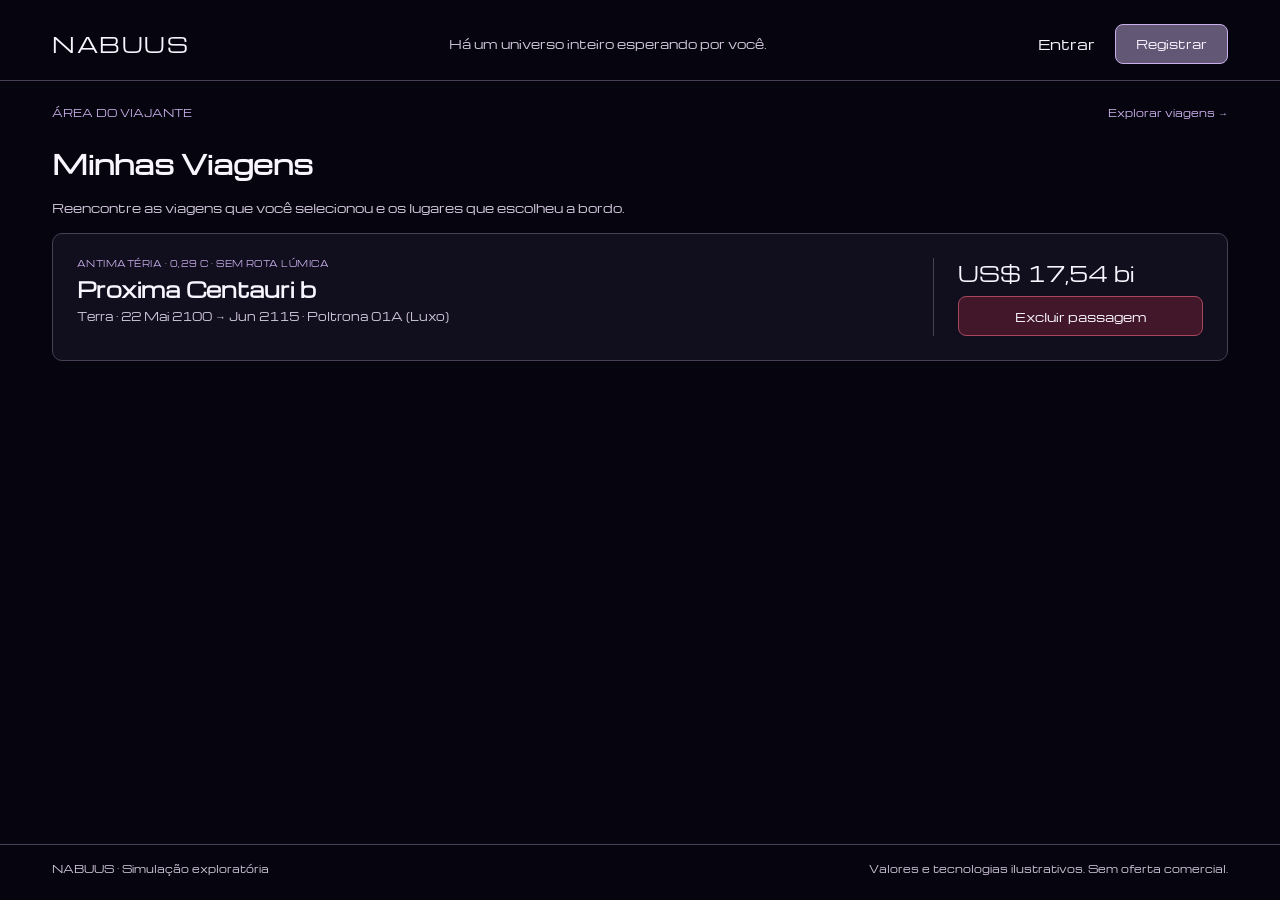
<file: frontend/pages/minhas-viagens.html>
<!DOCTYPE html>
<html lang="pt-BR">
<head>
  <meta charset="UTF-8">
  <meta name="viewport" content="width=device-width, initial-scale=1.0">
  <title>NABUUS • Minhas Viagens</title>
  <link rel="preconnect" href="https://fonts.googleapis.com">
  <link rel="preconnect" href="https://fonts.gstatic.com" crossorigin>
  <link href="https://fonts.googleapis.com/css2?family=Michroma&display=swap" rel="stylesheet">
  <link rel="stylesheet" href="../css/tokens.css">
  <link rel="stylesheet" href="../css/base.css">
  <link rel="stylesheet" href="../css/components/navbar.css">
  <link rel="stylesheet" href="../css/components/buttons.css">
  <link rel="stylesheet" href="../css/components/cards.css">
  <link rel="stylesheet" href="../css/components/modals.css">
  <link rel="stylesheet" href="../css/pages/layout.css">
</head>
<body>
  <header id="navbar-principal" class="navbar"></header>

  <main class="container-viajante lista-pilha">
    <div class="barra-etapa">
      <span>ÁREA DO VIAJANTE</span>
      <a href="resultados.html">Explorar viagens →</a>
    </div>
    <h1 class="titulo-pagina">Minhas Viagens</h1>
    <p class="texto-secundario">Reencontre as viagens que você selecionou e os lugares que escolheu a bordo.</p>

    <section id="lista-passagens" class="lista-pilha" aria-label="Passagens reservadas"></section>
  </main>

  <div id="modal-excluir-passagem" class="modal-backdrop oculto" role="dialog" aria-modal="true" aria-labelledby="titulo-modal-excluir-pass">
    <div class="modal">
      <h2 id="titulo-modal-excluir-pass" class="modal__titulo">Confirmar exclusão</h2>
      <p id="texto-modal-excluir-pass" class="texto-secundario"></p>
      <div class="modal__acoes">
        <button id="btn-cancelar-exclusao-pass" type="button" class="botao">Cancelar</button>
        <button id="btn-confirmar-exclusao-pass" type="button" class="botao botao--perigo">Excluir passagem</button>
      </div>
    </div>
  </div>

  <footer class="rodape">
    <div class="rodape__inner container-viajante">
      <span>NABUUS · Simulação exploratória</span>
      <span>Valores e tecnologias ilustrativos. Sem oferta comercial.</span>
    </div>
  </footer>

  <script type="module" src="../js/views/minhas-viagens-view.js"></script>
</body>
</html>
</file>
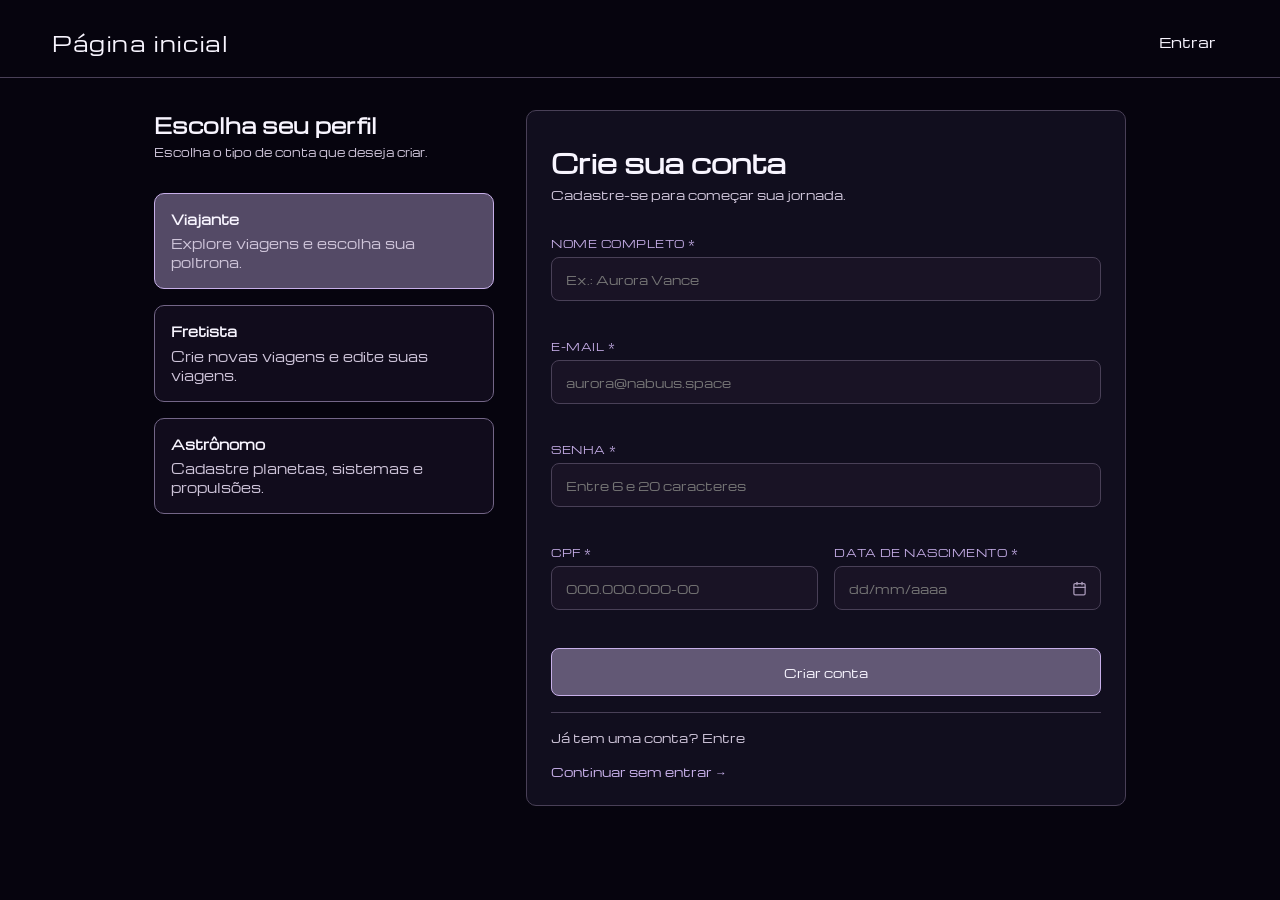
<file: frontend/pages/registro.html>
<!DOCTYPE html>
<html lang="pt-BR">
<head>
  <meta charset="UTF-8">
  <meta name="viewport" content="width=device-width, initial-scale=1.0">
  <title>NABUUS • Registro</title>
  <link rel="preconnect" href="https://fonts.googleapis.com">
  <link rel="preconnect" href="https://fonts.gstatic.com" crossorigin>
  <link href="https://fonts.googleapis.com/css2?family=Michroma&display=swap" rel="stylesheet">
  <link rel="stylesheet" href="../css/tokens.css">
  <link rel="stylesheet" href="../css/base.css">
  <link rel="stylesheet" href="../css/components/navbar.css">
  <link rel="stylesheet" href="../css/components/buttons.css">
  <link rel="stylesheet" href="../css/components/cards.css">
  <link rel="stylesheet" href="../css/components/forms.css">
  <link rel="stylesheet" href="../css/pages/layout.css">
</head>
<body>
  <header class="navbar">
    <div class="navbar__inner container-viajante">
      <a class="navbar__marca" href="../index.html">Página inicial</a>
      <div class="navbar__acoes">
        <a class="navbar__link" href="login.html">Entrar</a>
      </div>
    </div>
  </header>

  <main class="container-viajante">
    <section class="auth-grid" aria-labelledby="titulo-registro">
      <div>
        <h1 id="titulo-registro" class="card__titulo">Escolha seu perfil</h1>
        <p class="card__subtitulo">Escolha o tipo de conta que deseja criar.</p>
        <div id="lista-perfis-registro" class="perfis-lista" role="radiogroup" aria-label="Tipo de conta">
          <button type="button" class="perfil-opcao perfil-opcao--ativo" data-perfil="VIAJANTE" aria-checked="true" role="radio">
            <strong>Viajante</strong>
            <span class="texto-secundario">Explore viagens e escolha sua poltrona.</span>
          </button>
          <button type="button" class="perfil-opcao" data-perfil="FRETISTA" aria-checked="false" role="radio">
            <strong>Fretista</strong>
            <span class="texto-secundario">Crie novas viagens e edite suas viagens.</span>
          </button>
          <button type="button" class="perfil-opcao" data-perfil="ASTRONOMO" aria-checked="false" role="radio">
            <strong>Astrônomo</strong>
            <span class="texto-secundario">Cadastre planetas, sistemas e propulsões.</span>
          </button>
        </div>
      </div>

      <article class="card">
        <h2 class="titulo-pagina">Crie sua conta</h2>
        <p class="texto-secundario">Cadastre-se para começar sua jornada.</p>

        <form id="form-registro" class="lista-pilha" novalidate>
          <div class="campo">
            <label class="campo__rotulo" for="reg-nome">Nome completo *</label>
            <input id="reg-nome" class="campo__controle" type="text" placeholder="Ex.: Aurora Vance" required>
            <span id="erro-reg-nome" class="campo__erro"></span>
          </div>

          <div class="campo">
            <label class="campo__rotulo" for="reg-email">E-mail *</label>
            <input id="reg-email" class="campo__controle" type="email" placeholder="aurora@nabuus.space" required>
            <span id="erro-reg-email" class="campo__erro"></span>
          </div>

          <div class="campo">
            <label class="campo__rotulo" for="reg-senha">Senha *</label>
            <input id="reg-senha" class="campo__controle" type="password" placeholder="Entre 6 e 20 caracteres" minlength="6" maxlength="20" required>
            <span id="erro-reg-senha" class="campo__erro"></span>
          </div>

          <div id="campos-especificos" class="grid-campos-2">
            <div class="campo">
              <label id="label-doc-1" class="campo__rotulo" for="reg-doc-1">CPF *</label>
              <input id="reg-doc-1" class="campo__controle" type="text" placeholder="000.000.000-00" required>
              <span id="erro-reg-doc-1" class="campo__erro"></span>
            </div>
            <div id="grupo-doc-2" class="campo">
              <label id="label-doc-2" class="campo__rotulo" for="reg-doc-2">Data de nascimento *</label>
              <div class="campo-data">
                <input
                  id="reg-doc-2"
                  class="campo__controle campo-data__input"
                  type="text"
                  inputmode="numeric"
                  maxlength="10"
                  placeholder="dd/mm/aaaa"
                  autocomplete="bday"
                  required
                >
                <button
                  id="btn-calendario-nascimento"
                  type="button"
                  class="campo-data__botao"
                  aria-label="Selecionar data de nascimento no calendário"
                >
                  <svg width="15" height="15" viewBox="0 0 24 24" fill="none" stroke="currentColor" stroke-width="2" stroke-linecap="round" stroke-linejoin="round" aria-hidden="true">
                    <rect x="3" y="4" width="18" height="18" rx="2" ry="2"></rect>
                    <line x1="16" y1="2" x2="16" y2="6"></line>
                    <line x1="8" y1="2" x2="8" y2="6"></line>
                    <line x1="3" y1="10" x2="21" y2="10"></line>
                  </svg>
                </button>
                <input id="reg-doc-2-picker" class="campo-data__picker" type="date" tabindex="-1" aria-hidden="true">
              </div>
              <span id="erro-reg-doc-2" class="campo__erro"></span>
            </div>
          </div>

          <p id="alerta-registro" class="campo__erro oculto" role="alert"></p>

          <button id="btn-submit-registro" type="submit" class="botao botao--primario botao--grande botao--bloco">
            Criar conta
          </button>
        </form>

        <div class="card__divisor"></div>
        <div class="lista-pilha">
          <a class="texto-secundario" href="login.html">Já tem uma conta? Entre</a>
          <a class="texto-acento" href="../index.html">Continuar sem entrar →</a>
        </div>
      </article>
    </section>
  </main>

  <script type="module" src="../js/views/registro-view.js"></script>
</body>
</html>
</file>
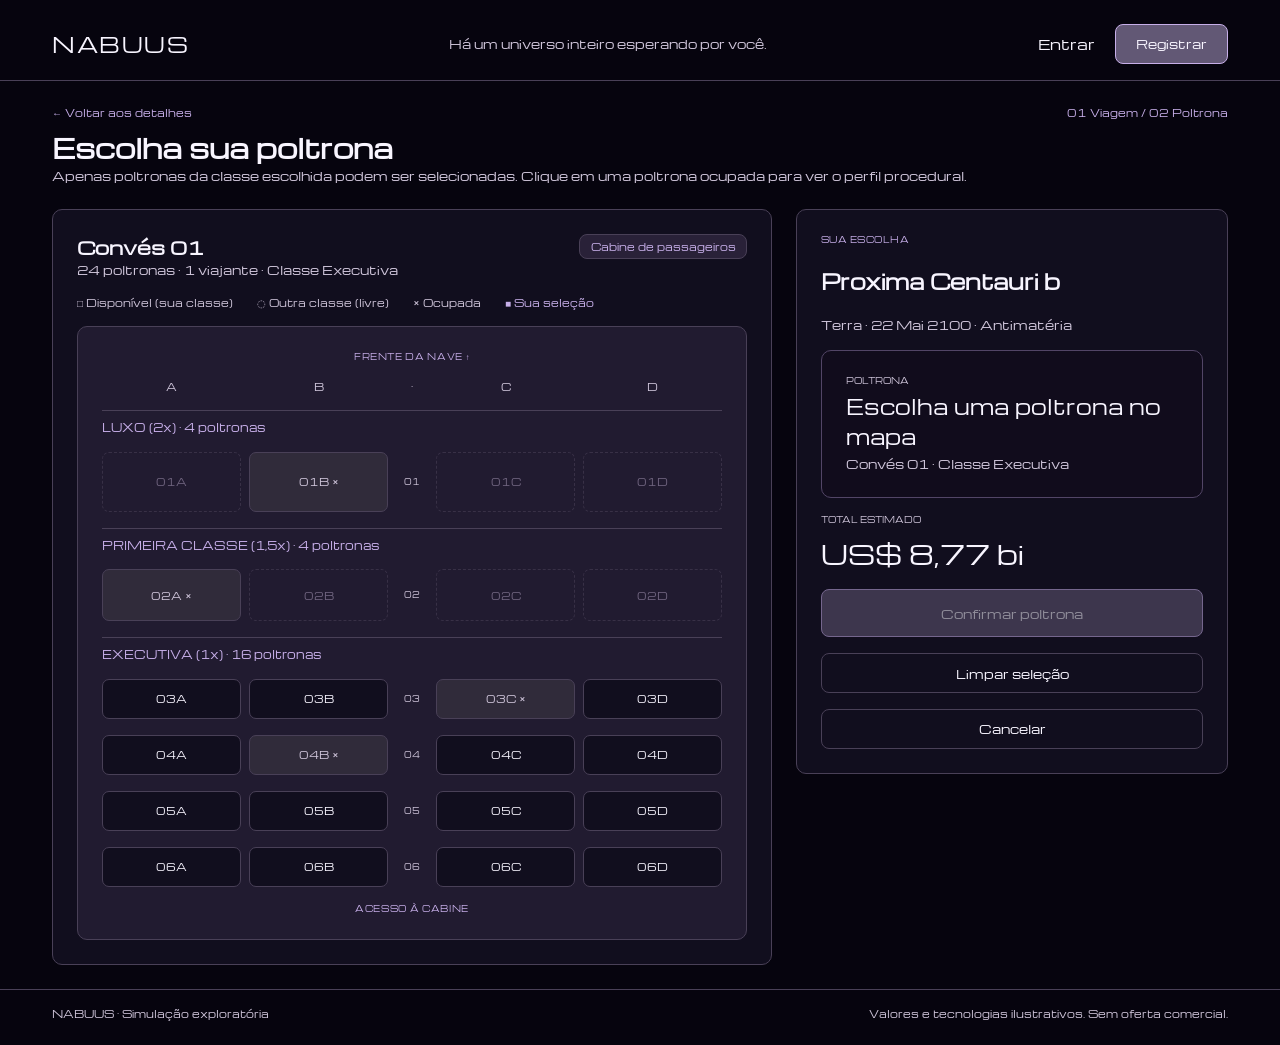
<file: frontend/pages/selecao-poltrona.html>
<!DOCTYPE html>
<html lang="pt-BR">
<head>
  <meta charset="UTF-8">
  <meta name="viewport" content="width=device-width, initial-scale=1.0">
  <title>NABUUS • Seleção de poltrona</title>
  <link rel="preconnect" href="https://fonts.googleapis.com">
  <link rel="preconnect" href="https://fonts.gstatic.com" crossorigin>
  <link href="https://fonts.googleapis.com/css2?family=Michroma&display=swap" rel="stylesheet">
  <link rel="stylesheet" href="../css/tokens.css">
  <link rel="stylesheet" href="../css/base.css">
  <link rel="stylesheet" href="../css/components/navbar.css">
  <link rel="stylesheet" href="../css/components/buttons.css">
  <link rel="stylesheet" href="../css/components/cards.css">
  <link rel="stylesheet" href="../css/components/cabine.css">
  <link rel="stylesheet" href="../css/components/modals.css">
  <link rel="stylesheet" href="../css/pages/layout.css">
</head>
<body>
  <header id="navbar-principal" class="navbar"></header>

  <main class="container-viajante">
    <div class="barra-etapa">
      <a href="detalhes-viagem.html">← Voltar aos detalhes</a>
      <span>01 Viagem / 02 Poltrona</span>
    </div>
    <h1 class="titulo-pagina">Escolha sua poltrona</h1>
    <p class="texto-secundario">Apenas poltronas da classe escolhida podem ser selecionadas. Clique em uma poltrona ocupada para ver o perfil procedural.</p>

    <div class="layout-duas-colunas">
      <section class="card lista-pilha" aria-label="Mapa de poltronas">
        <div class="viagem-card__topo">
          <div>
            <h2>Convés 01</h2>
            <p id="cabine-capacidade-texto" class="texto-secundario">24 poltronas · 1 viajante</p>
          </div>
          <span class="badge">Cabine de passageiros</span>
        </div>

        <div class="cabine__legenda">
          <span>□ Disponível (sua classe)</span>
          <span>◌ Outra classe (livre)</span>
          <span>× Ocupada</span>
          <span class="texto-acento">■ Sua seleção</span>
        </div>

        <div id="alerta-classe-poltrona" class="estado-painel estado-painel--erro cabine__alerta oculto" role="alert"></div>

        <div id="planta-cabine" class="cabine"></div>
      </section>

      <aside class="card lista-pilha" aria-label="Resumo da poltrona">
        <p class="card__eyebrow">SUA ESCOLHA</p>
        <h2 id="poltrona-destino" class="card__titulo"></h2>
        <p id="poltrona-partida" class="texto-secundario"></p>

        <div class="card card--painel">
          <p class="metrica__rotulo">POLTRONA</p>
          <p id="poltrona-atual" class="card__titulo">Escolha uma poltrona no mapa</p>
          <p id="poltrona-classe" class="texto-secundario">Convés 01 · Cabine de passageiros</p>
        </div>

        <div>
          <p class="metrica__rotulo">TOTAL ESTIMADO</p>
          <p id="poltrona-custo" class="titulo-pagina"></p>
        </div>

        <button id="btn-confirmar-poltrona" type="button" class="botao botao--primario botao--grande botao--bloco">
          Confirmar poltrona
        </button>
        <button id="btn-limpar-poltrona" type="button" class="botao botao--bloco">
          Limpar seleção
        </button>
        <a class="botao botao--bloco" href="detalhes-viagem.html">Cancelar</a>
      </aside>
    </div>
  </main>

  <div id="modal-perfil-procedural" class="modal-backdrop oculto" role="dialog" aria-modal="true" aria-labelledby="perfil-titulo">
    <div class="modal modal--compacto">
      <p id="perfil-titulo" class="card__eyebrow">Poltrona · Ocupada</p>
      <h2 id="perfil-nome" class="card__titulo"></h2>
      <p id="perfil-ocupacao" class="texto-secundario"></p>
      <p class="texto-mutado">Perfil fictício · demonstração de ocupação</p>
      <button id="btn-fechar-perfil" type="button" class="botao botao--primario botao--bloco">Fechar</button>
    </div>
  </div>

  <footer class="rodape">
    <div class="rodape__inner container-viajante">
      <span>NABUUS · Simulação exploratória</span>
      <span>Valores e tecnologias ilustrativos. Sem oferta comercial.</span>
    </div>
  </footer>

  <script type="module" src="../js/views/selecao-poltrona-view.js"></script>
</body>
</html>
</file>
<file: frontend/css/tokens.css>
/* Design Tokens extraídos do protótipo Nabuus.fig */
:root {
  /* Tipografia */
  --fonte-principal: 'Michroma', sans-serif;
  --texto-2xs: 0.5rem;        /* 8px */
  --texto-xs: 0.625rem;       /* 10px */
  --texto-sm: 0.6875rem;      /* 11px */
  --texto-base: 0.75rem;      /* 12px */
  --texto-md: 0.875rem;       /* 14px */
  --texto-lg: 1rem;           /* 16px */
  --texto-xl: 1.25rem;        /* 20px */
  --texto-2xl: 1.625rem;      /* 26px */
  --texto-3xl: 2rem;          /* 32px */
  --texto-display-login: 4rem;
  --texto-display-hero: clamp(2.5rem, 8vw, 7.3125rem);

  /* Cores de Fundo */
  --cor-fundo-espaco: #050409;
  --cor-fundo-primario: #06040E;
  --cor-fundo-mapa: #07060D;
  --cor-fundo-overlay: rgba(5, 4, 9, 0.82);

  /* Superfícies e Cards */
  --cor-superficie-card: #110E1E;
  --cor-superficie-painel: #110C1C;
  --cor-superficie-secundaria: #171224;
  --cor-superficie-input: #191325;
  --cor-superficie-destaque: #21192F;
  --cor-superficie-cabine: #211B30;
  --cor-superficie-badge: #292138;
  --cor-poltrona-ocupada: #302B3A;

  /* Bordas */
  --cor-borda-padrao: #494057;
  --cor-borda-painel: #524566;
  --cor-borda-card: #66597A;
  --cor-borda-foco: #A496B7;
  --cor-borda-selecionada: #8E76B0;
  --cor-borda-ativa: #C7AFE9;

  /* Ações e Estados */
  --cor-acao-primaria: #625875;
  --cor-acao-primaria-ativa: #4F4069;
  --cor-acao-secundaria: #3B334A;
  --cor-perigo-fundo: #421729;
  --cor-perigo-borda: #A6475C;

  /* Textos e Acentos */
  --cor-texto-primario: #F8F5FF;
  --cor-texto-secundario: #CFC5DA;
  --cor-texto-apoio: #D4C7E5;
  --cor-texto-mutado: #A99AB9;
  --cor-acento-lavanda: #C7AFE9;
  --cor-acento-brilho: #E0C9FF;

  /* Raios */
  --raio-xs: 3px;
  --raio-sm: 6px;
  --raio-md: 8px;
  --raio-lg: 10px;
  --raio-xl: 12px;

  /* Espaçamentos e Larguras */
  --espaco-xs: 0.25rem;
  --espaco-sm: 0.5rem;
  --espaco-md: 1rem;
  --espaco-lg: 1.5rem;
  --espaco-xl: 2rem;
  --largura-viajante: 1336px;
  --largura-gestao: 1200px;
}
</file>
<file: frontend/css/base.css>
*,
*::before,
*::after {
  box-sizing: border-box;
  margin: 0;
  padding: 0;
}

html {
  font-size: 16px;
  background-color: var(--cor-fundo-espaco);
  color: var(--cor-texto-primario);
  font-family: var(--fonte-principal);
  -webkit-font-smoothing: antialiased;
}

body {
  min-height: 100vh;
  background-color: var(--cor-fundo-primario);
  color: var(--cor-texto-primario);
  font-family: var(--fonte-principal);
  font-size: var(--texto-base);
  line-height: 1.5;
  display: flex;
  flex-direction: column;
}

a {
  color: inherit;
  text-decoration: none;
}

button,
input,
select,
textarea {
  font-family: inherit;
  color: inherit;
}

button {
  cursor: pointer;
}

:focus-visible {
  outline: 2px solid var(--cor-acento-lavanda);
  outline-offset: 2px;
}

.oculto {
  display: none !important;
}

.sr-only {
  position: absolute !important;
  width: 1px;
  height: 1px;
  overflow: hidden;
  clip: rect(0, 0, 0, 0);
  white-space: nowrap;
}

.container-viajante,
.container-gestao {
  width: 100%;
  margin-inline: auto;
  padding-inline: var(--espaco-md);
}

@media (min-width: 768px) {
  .container-viajante,
  .container-gestao {
    padding-inline: 3.25rem;
  }
}

@media (min-width: 1400px) {
  .container-viajante {
    max-width: calc(var(--largura-viajante) + 6.5rem);
  }

  .container-gestao {
    max-width: calc(var(--largura-gestao) + 6.5rem);
  }
}

/* 4 Estados Obrigatórios da UI */
.estado-painel {
  background-color: var(--cor-superficie-card);
  border: 1px solid var(--cor-borda-padrao);
  border-radius: var(--raio-lg);
  padding: var(--espaco-xl);
  text-align: center;
}

.estado-painel--erro {
  border-color: var(--cor-perigo-borda);
  background-color: var(--cor-perigo-fundo);
}

.estado-painel__titulo {
  font-size: var(--texto-lg);
  color: var(--cor-texto-primario);
  margin-bottom: var(--espaco-sm);
}

.estado-painel__texto {
  font-size: var(--texto-sm);
  color: var(--cor-texto-secundario);
  margin-bottom: var(--espaco-md);
}

.texto-acento {
  color: var(--cor-acento-lavanda);
}

.texto-secundario {
  color: var(--cor-texto-secundario);
}

.texto-mutado {
  color: var(--cor-texto-mutado);
}
</file>
<file: frontend/css/components/navbar.css>
.navbar {
  width: 100%;
  padding-top: var(--espaco-lg);
  padding-bottom: var(--espaco-md);
  border-bottom: 1px solid var(--cor-borda-padrao);
}

.navbar__inner {
  display: flex;
  flex-wrap: wrap;
  align-items: center;
  justify-content: space-between;
  gap: var(--espaco-md);
}

.navbar__marca {
  font-size: var(--texto-xl);
  letter-spacing: 0.08em;
  color: var(--cor-texto-primario);
}

.navbar__subtitulo {
  font-size: var(--texto-base);
  color: var(--cor-texto-secundario);
  display: none;
}

@media (min-width: 992px) {
  .navbar__subtitulo {
    display: block;
  }
}

.navbar__acoes {
  display: flex;
  flex-wrap: wrap;
  align-items: center;
  gap: var(--espaco-sm);
}

.navbar__link {
  font-size: var(--texto-md);
  color: var(--cor-texto-primario);
  padding: 0.5rem 0.75rem;
  border-radius: var(--raio-md);
  transition: background-color 0.15s ease;
}

.navbar__link:hover {
  background-color: var(--cor-superficie-destaque);
}

.rodape {
  margin-top: auto;
  padding-top: var(--espaco-md);
  padding-bottom: var(--espaco-lg);
  border-top: 1px solid var(--cor-borda-padrao);
}

.rodape__inner {
  display: flex;
  flex-wrap: wrap;
  align-items: center;
  justify-content: space-between;
  gap: var(--espaco-sm);
  font-size: var(--texto-xs);
  color: var(--cor-texto-secundario);
}
</file>
<file: frontend/css/components/buttons.css>
.botao {
  display: inline-flex;
  align-items: center;
  justify-content: center;
  gap: var(--espaco-sm);
  min-height: 2.5rem;
  padding: 0.625rem 1.25rem;
  border-radius: var(--raio-md);
  border: 1px solid var(--cor-borda-padrao);
  background-color: var(--cor-superficie-card);
  color: var(--cor-texto-primario);
  font-size: var(--texto-base);
  text-align: center;
  transition: border-color 0.15s ease, background-color 0.15s ease;
}

.botao:hover:not(:disabled) {
  border-color: var(--cor-borda-ativa);
  background-color: var(--cor-superficie-destaque);
}

.botao:disabled {
  opacity: 0.55;
  cursor: not-allowed;
}

.botao--primario {
  background-color: var(--cor-acao-primaria);
  border-color: var(--cor-borda-ativa);
  color: var(--cor-texto-primario);
}

.botao--primario:hover:not(:disabled) {
  background-color: var(--cor-acao-primaria-ativa);
}

.botao--ativo {
  background-color: var(--cor-acao-primaria-ativa);
  border-color: var(--cor-borda-ativa);
}

.botao--secundario {
  background-color: var(--cor-acao-secundaria);
  border-color: var(--cor-borda-foco);
}

.botao--perigo {
  background-color: var(--cor-perigo-fundo);
  border-color: var(--cor-perigo-borda);
  color: var(--cor-texto-primario);
}

.botao--perigo:hover:not(:disabled) {
  background-color: #5b2038;
}

.botao--bloco {
  width: 100%;
}

.botao--grande {
  min-height: 3rem;
}

.botao--empilhado {
  flex-direction: column;
  gap: 0.2rem;
  padding-block: 0.65rem;
}

.botao__titulo {
  font-weight: 600;
  color: var(--cor-texto-primario);
}

.botao__subtitulo {
  font-size: var(--texto-xs);
  color: var(--cor-acento-lavanda);
}

.chip {
  display: inline-flex;
  align-items: center;
  gap: 0.5rem;
  padding: 0.35rem 0.75rem;
  border-radius: var(--raio-sm);
  background-color: var(--cor-superficie-destaque);
  border: 1px solid var(--cor-borda-padrao);
  font-size: var(--texto-2xs);
  color: var(--cor-acento-lavanda);
}

.badge {
  display: inline-flex;
  align-items: center;
  padding: 0.25rem 0.65rem;
  border-radius: var(--raio-md);
  background-color: var(--cor-superficie-badge);
  border: 1px solid var(--cor-borda-padrao);
  font-size: var(--texto-xs);
  color: var(--cor-acento-lavanda);
}

.badge--alerta {
  background-color: var(--cor-perigo-fundo);
  border-color: var(--cor-perigo-borda);
  color: var(--cor-texto-primario);
}
</file>
<file: frontend/css/components/forms.css>
.campo {
  display: flex;
  flex-direction: column;
  gap: 0.375rem;
}

.campo__rotulo {
  font-size: var(--texto-xs);
  color: var(--cor-acento-lavanda);
  text-transform: uppercase;
  letter-spacing: 0.05em;
}

.campo__controle,
.campo__select {
  width: 100%;
  min-height: 2.75rem;
  padding: 0.625rem 0.875rem;
  background-color: var(--cor-superficie-input);
  border: 1px solid var(--cor-borda-padrao);
  border-radius: var(--raio-md);
  color: var(--cor-texto-primario);
  font-size: var(--texto-base);
}

.campo__controle:focus,
.campo__select:focus {
  border-color: var(--cor-borda-foco);
  outline: none;
}

.campo__controle::selection {
  background-color: var(--cor-acao-primaria);
  color: var(--cor-texto-primario);
}

.campo__controle:disabled,
.campo__controle[readonly],
.campo__select:disabled {
  opacity: 0.75;
  cursor: not-allowed;
}

.campo-data {
  position: relative;
  display: flex;
  align-items: center;
}

.campo-data__input {
  padding-right: 2.5rem;
}

.campo-data__botao {
  position: absolute;
  right: 0.625rem;
  display: inline-flex;
  align-items: center;
  justify-content: center;
  width: 1.5rem;
  height: 1.5rem;
  background: transparent;
  border: none;
  border-radius: var(--raio-xs);
  color: var(--cor-texto-mutado);
  transition: color 0.15s ease;
}

.campo-data__botao:hover,
.campo-data__botao:focus-visible {
  color: var(--cor-acento-lavanda);
}

.campo-data__picker {
  position: absolute;
  right: 0.625rem;
  bottom: 0;
  width: 1px;
  height: 1px;
  opacity: 0;
  pointer-events: none;
  border: 0;
  padding: 0;
  color-scheme: dark;
}

.campo__erro {
  font-size: var(--texto-xs);
  color: #f4a2b8;
  min-height: 1rem;
}

.check-grupo {
  display: flex;
  flex-direction: column;
  gap: 0.625rem;
}

.check-item {
  display: flex;
  align-items: center;
  gap: 0.625rem;
  font-size: var(--texto-xs);
  color: var(--cor-texto-secundario);
  cursor: pointer;
}

.check-item input[type="checkbox"] {
  width: 1rem;
  height: 1rem;
  accent-color: var(--cor-acento-lavanda);
}

.slider-controle {
  width: 100%;
  accent-color: var(--cor-acento-lavanda);
}

.slider-legenda {
  display: flex;
  justify-content: space-between;
  font-size: var(--texto-2xs);
  color: var(--cor-texto-mutado);
}

.tabs {
  display: flex;
  flex-wrap: wrap;
  gap: var(--espaco-sm);
  margin-bottom: var(--espaco-lg);
}

.notificacao-sucesso {
  font-size: var(--texto-xs);
  color: var(--cor-acento-brilho);
  background-color: var(--cor-superficie-destaque);
  border: 1px solid var(--cor-borda-ativa);
  border-radius: var(--raio-md);
  padding: 0.5rem 0.75rem;
}
</file>
<file: frontend/css/pages/layout.css>
/* Layouts específicos de página (Mobile-First) */
.pagina-hero {
  background-image:
    linear-gradient(180deg, rgba(6, 5, 13, 0.72), rgba(6, 5, 13, 0.92)),
    url('../../assets/img/bg-space-1.jpg');
  background-size: cover;
  background-position: center;
}

.hero {
  padding-block: 3rem 4rem;
  text-align: center;
  display: flex;
  flex-direction: column;
  align-items: center;
  gap: var(--espaco-xl);
}

.hero__titulo {
  font-size: var(--texto-display-hero);
  line-height: 1.1;
  letter-spacing: 0.08em;
  color: var(--cor-texto-primario);
}

.hero__subtitulo {
  font-size: clamp(1rem, 2.5vw, 1.6875rem);
  color: var(--cor-texto-primario);
}

.hero__busca {
  width: 100%;
  max-width: 945px;
  display: grid;
  gap: var(--espaco-md);
}

@media (min-width: 768px) {
  .hero__busca {
    grid-template-columns: 1.5fr 1fr auto;
    align-items: end;
  }
}

.pagina-hero .hero {
  flex: 1;
  justify-content: center;
}

/* Login / Registro */
.auth-grid {
  display: grid;
  gap: var(--espaco-xl);
  max-width: 972px;
  margin-inline: auto;
  padding-block: var(--espaco-xl);
}

@media (min-width: 900px) {
  .auth-grid {
    grid-template-columns: 340px 1fr;
    align-items: start;
  }
}

.auth-grid .card > .texto-secundario {
  margin-top: var(--espaco-xs);
}

.auth-grid .card > form {
  margin-top: var(--espaco-xl);
}

.perfis-lista {
  display: flex;
  flex-direction: column;
  gap: var(--espaco-md);
  margin-top: var(--espaco-xl);
}

.perfil-opcao {
  text-align: left;
  padding: var(--espaco-md);
  border-radius: var(--raio-lg);
  background-color: var(--cor-superficie-painel);
  border: 1px solid #736687;
  display: flex;
  flex-direction: column;
  gap: 0.35rem;
}

.perfil-opcao--ativo {
  background-color: #544A66;
  border-color: var(--cor-borda-ativa);
}

/* Grids de Resultados / Detalhes / Poltronas / Gestão */
.layout-resultados {
  display: grid;
  gap: var(--espaco-lg);
  padding-block: var(--espaco-lg);
}

@media (min-width: 992px) {
  .layout-resultados {
    grid-template-columns: 261px 1fr;
    align-items: start;
  }
}

.layout-duas-colunas {
  display: grid;
  gap: var(--espaco-lg);
  padding-block: var(--espaco-lg);
}

@media (min-width: 992px) {
  .layout-duas-colunas {
    grid-template-columns: 1fr 432px;
    align-items: start;
  }
}

.layout-gestao-form {
  display: grid;
  gap: var(--espaco-lg);
  padding-block: var(--espaco-lg);
}

@media (min-width: 992px) {
  .layout-gestao-form {
    grid-template-columns: 1fr 388px;
    align-items: start;
  }
}

.grid-cards-3 {
  display: grid;
  gap: var(--espaco-lg);
}

@media (min-width: 768px) {
  .grid-cards-3 {
    grid-template-columns: repeat(3, minmax(0, 1fr));
  }
}

.grid-cards-4 {
  display: grid;
  gap: var(--espaco-md);
}

@media (min-width: 768px) {
  .grid-cards-4 {
    grid-template-columns: repeat(2, minmax(0, 1fr));
  }
}

@media (min-width: 1100px) {
  .grid-cards-4 {
    grid-template-columns: repeat(4, minmax(0, 1fr));
  }
}

.grid-campos-2 {
  display: grid;
  gap: var(--espaco-md);
}

@media (min-width: 640px) {
  .grid-campos-2 {
    grid-template-columns: repeat(2, minmax(0, 1fr));
  }
}

.barra-busca-topo {
  display: grid;
  gap: var(--espaco-sm);
  padding-top: var(--espaco-lg);
}

@media (min-width: 992px) {
  .barra-busca-topo {
    grid-template-columns: 1fr 1.4fr 1.2fr auto;
    align-items: end;
  }
}

.barra-etapa {
  display: flex;
  flex-wrap: wrap;
  justify-content: space-between;
  gap: var(--espaco-sm);
  padding-top: var(--espaco-lg);
  font-size: var(--texto-xs);
  color: var(--cor-acento-lavanda);
}

.titulo-pagina {
  font-size: var(--texto-2xl);
  color: var(--cor-texto-primario);
  margin-top: var(--espaco-sm);
}

.lista-pilha {
  display: flex;
  flex-direction: column;
  gap: var(--espaco-md);
}
</file>
<file: frontend/css/components/cards.css>
.card {
  background-color: var(--cor-superficie-card);
  border: 1px solid var(--cor-borda-padrao);
  border-radius: var(--raio-lg);
  padding: var(--espaco-lg);
}

.card--painel {
  background-color: var(--cor-superficie-painel);
  border-color: var(--cor-borda-painel);
}

.card--destaque {
  border-color: var(--cor-borda-selecionada);
}

.card--interativo {
  transition: border-color 0.15s ease, transform 0.15s ease;
}

.card--interativo:hover {
  border-color: var(--cor-borda-ativa);
  transform: translateY(-2px);
}

.card__eyebrow {
  font-size: var(--texto-2xs);
  color: var(--cor-acento-lavanda);
  letter-spacing: 0.06em;
  text-transform: uppercase;
  margin-bottom: var(--espaco-xs);
}

.card__titulo {
  font-size: var(--texto-xl);
  color: var(--cor-texto-primario);
  margin-bottom: var(--espaco-xs);
}

.card__subtitulo {
  font-size: var(--texto-sm);
  color: var(--cor-texto-secundario);
}

.card__divisor {
  height: 1px;
  background-color: var(--cor-borda-padrao);
  margin-block: var(--espaco-md);
}

/* Card de Resultado de Viagem (estilo ClickBus intergaláctico) */
.viagem-card {
  background-color: var(--cor-superficie-card);
  border: 1px solid var(--cor-borda-padrao);
  border-radius: var(--raio-lg);
  padding: var(--espaco-lg);
  display: grid;
  gap: var(--espaco-md);
}

@media (min-width: 992px) {
  .viagem-card {
    grid-template-columns: 1fr 270px;
    align-items: stretch;
  }
}

.viagem-card--principal {
  border-color: var(--cor-borda-selecionada);
}

.viagem-card__topo {
  display: flex;
  flex-wrap: wrap;
  justify-content: space-between;
  align-items: flex-start;
  gap: var(--espaco-sm);
}

.viagem-card__metricas {
  display: grid;
  grid-template-columns: repeat(2, minmax(0, 1fr));
  gap: var(--espaco-md);
  padding-top: var(--espaco-md);
  border-top: 1px solid var(--cor-borda-padrao);
}

@media (min-width: 768px) {
  .viagem-card__metricas {
    grid-template-columns: repeat(4, minmax(0, 1fr));
  }
}

.metrica__rotulo {
  font-size: var(--texto-2xs);
  color: var(--cor-texto-secundario);
  margin-bottom: 0.25rem;
}

.metrica__valor {
  font-size: var(--texto-md);
  color: var(--cor-texto-primario);
}

.metrica__valor--lavanda {
  color: var(--cor-acento-lavanda);
}

.viagem-card__lateral {
  display: flex;
  flex-direction: column;
  justify-content: space-between;
  gap: var(--espaco-sm);
  padding-top: var(--espaco-md);
  border-top: 1px solid var(--cor-borda-padrao);
}

@media (min-width: 992px) {
  .viagem-card__lateral {
    padding-top: 0;
    padding-left: var(--espaco-lg);
    border-top: 0;
    border-left: 1px solid var(--cor-borda-padrao);
  }
}

.viagem-card__preco {
  font-size: var(--texto-xl);
  color: var(--cor-texto-primario);
}

.viagem-card__link-lumica {
  background: transparent;
  border: 0;
  padding: 0;
  text-align: left;
  font-size: var(--texto-xs);
  color: var(--cor-acento-brilho);
  text-decoration: underline;
}

.metrica-bloco {
  background-color: var(--cor-superficie-card);
  border: 1px solid var(--cor-borda-padrao);
  border-radius: var(--raio-lg);
  padding: var(--espaco-md);
}

.metrica-bloco__valor {
  font-size: 1.1875rem;
  color: var(--cor-texto-primario);
  margin-top: var(--espaco-xs);
}
</file>
<file: frontend/css/components/modals.css>
.modal-backdrop {
  position: fixed;
  inset: 0;
  background-color: var(--cor-fundo-overlay);
  display: flex;
  align-items: center;
  justify-content: center;
  padding: var(--espaco-md);
  z-index: 1000;
}

.modal {
  width: 100%;
  max-width: 660px;
  background-color: var(--cor-superficie-card);
  border: 1px solid var(--cor-borda-painel);
  border-radius: var(--raio-lg);
  padding: var(--espaco-xl);
  display: flex;
  flex-direction: column;
  gap: var(--espaco-md);
  max-height: 90vh;
  overflow-y: auto;
}

.modal--compacto {
  max-width: 420px;
  background-color: #1A1329;
  border-color: #6E598F;
}

.modal__cabecalho {
  display: flex;
  align-items: flex-start;
  justify-content: space-between;
  gap: var(--espaco-md);
}

.modal__titulo {
  font-size: 1.375rem;
  color: var(--cor-texto-primario);
}

.modal__subtitulo {
  font-size: var(--texto-sm);
  color: var(--cor-texto-secundario);
}

.comparacao-grid {
  display: grid;
  gap: var(--espaco-md);
}

@media (min-width: 640px) {
  .comparacao-grid {
    grid-template-columns: repeat(2, minmax(0, 1fr));
  }
}

.comparacao-card {
  background-color: var(--cor-superficie-painel);
  border: 1px solid var(--cor-borda-painel);
  border-radius: var(--raio-md);
  padding: var(--espaco-md);
  display: flex;
  flex-direction: column;
  gap: var(--espaco-sm);
}

.comparacao-card__preco {
  font-size: 1.4375rem;
  color: var(--cor-texto-primario);
}

.comparacao-card__detalhes {
  font-size: var(--texto-sm);
  color: var(--cor-texto-secundario);
  white-space: pre-line;
}

.modal__acoes {
  display: flex;
  flex-wrap: wrap;
  justify-content: flex-end;
  gap: var(--espaco-sm);
}
</file>
<file: frontend/css/components/mapa-2d.css>
.mapa-2d {
  background-color: var(--cor-fundo-mapa);
  border: 1px solid #5C4B70;
  border-radius: var(--raio-md);
  overflow: hidden;
  position: relative;
}

.mapa-2d__canvas {
  width: 100%;
  height: auto;
  min-height: 260px;
  display: block;
}

.mapa-2d__barra {
  background-color: var(--cor-superficie-card);
  border: 1px solid var(--cor-borda-padrao);
  border-radius: var(--raio-md);
  padding: var(--espaco-md) var(--espaco-lg);
  display: flex;
  flex-wrap: wrap;
  justify-content: space-between;
  gap: var(--espaco-md);
}
</file>
<file: frontend/css/components/cabine.css>
.cabine {
  background-color: var(--cor-superficie-cabine);
  border: 1px solid var(--cor-borda-padrao);
  border-radius: var(--raio-lg);
  padding: var(--espaco-lg);
  display: flex;
  flex-direction: column;
  gap: var(--espaco-md);
}

.cabine__proa,
.cabine__acesso {
  text-align: center;
  font-size: var(--texto-2xs);
  color: var(--cor-acento-lavanda);
  letter-spacing: 0.08em;
}

.cabine__colunas {
  display: grid;
  grid-template-columns: repeat(2, 1fr) 2rem repeat(2, 1fr);
  gap: var(--espaco-sm);
  text-align: center;
  font-size: var(--texto-xs);
  color: var(--cor-texto-secundario);
}

.cabine__zona-titulo {
  font-size: var(--texto-sm);
  color: var(--cor-acento-lavanda);
  padding-top: var(--espaco-sm);
  border-top: 1px solid var(--cor-borda-padrao);
}

.cabine__fileira {
  display: grid;
  grid-template-columns: repeat(2, 1fr) 2rem repeat(2, 1fr);
  gap: var(--espaco-sm);
  align-items: center;
}

.cabine__numero-fileira {
  text-align: center;
  font-size: var(--texto-2xs);
  color: var(--cor-texto-secundario);
}

.poltrona {
  min-height: 2.5rem;
  border-radius: 7px;
  border: 1px solid var(--cor-borda-padrao);
  background-color: var(--cor-superficie-card);
  color: var(--cor-texto-primario);
  font-size: var(--texto-xs);
  display: flex;
  align-items: center;
  justify-content: center;
  transition: border-color 0.15s ease, background-color 0.15s ease;
}

.poltrona--luxo {
  min-height: 3.75rem;
}

.poltrona--primeira {
  min-height: 3.25rem;
}

.poltrona:hover {
  border-color: var(--cor-borda-ativa);
}

.poltrona--ocupada {
  background-color: var(--cor-poltrona-ocupada);
  color: var(--cor-texto-secundario);
}

.poltrona--outra-classe {
  border-style: dashed;
  border-color: var(--cor-borda-padrao);
  background-color: transparent;
  color: var(--cor-texto-mutado);
  opacity: 0.58;
  cursor: not-allowed;
}

.poltrona--outra-classe:hover {
  border-color: var(--cor-borda-painel);
}

.cabine__alerta {
  padding: var(--espaco-md);
  text-align: left;
  font-size: var(--texto-sm);
  color: var(--cor-texto-primario);
}

.poltrona--selecionada {
  background-color: var(--cor-acento-lavanda);
  color: var(--cor-superficie-card);
  border-color: var(--cor-texto-primario);
}

.cabine__legenda {
  display: flex;
  flex-wrap: wrap;
  gap: var(--espaco-lg);
  font-size: var(--texto-xs);
  color: var(--cor-texto-secundario);
}

.poltrona-vazia {
  min-height: 2.5rem;
  visibility: hidden;
}
</file>
